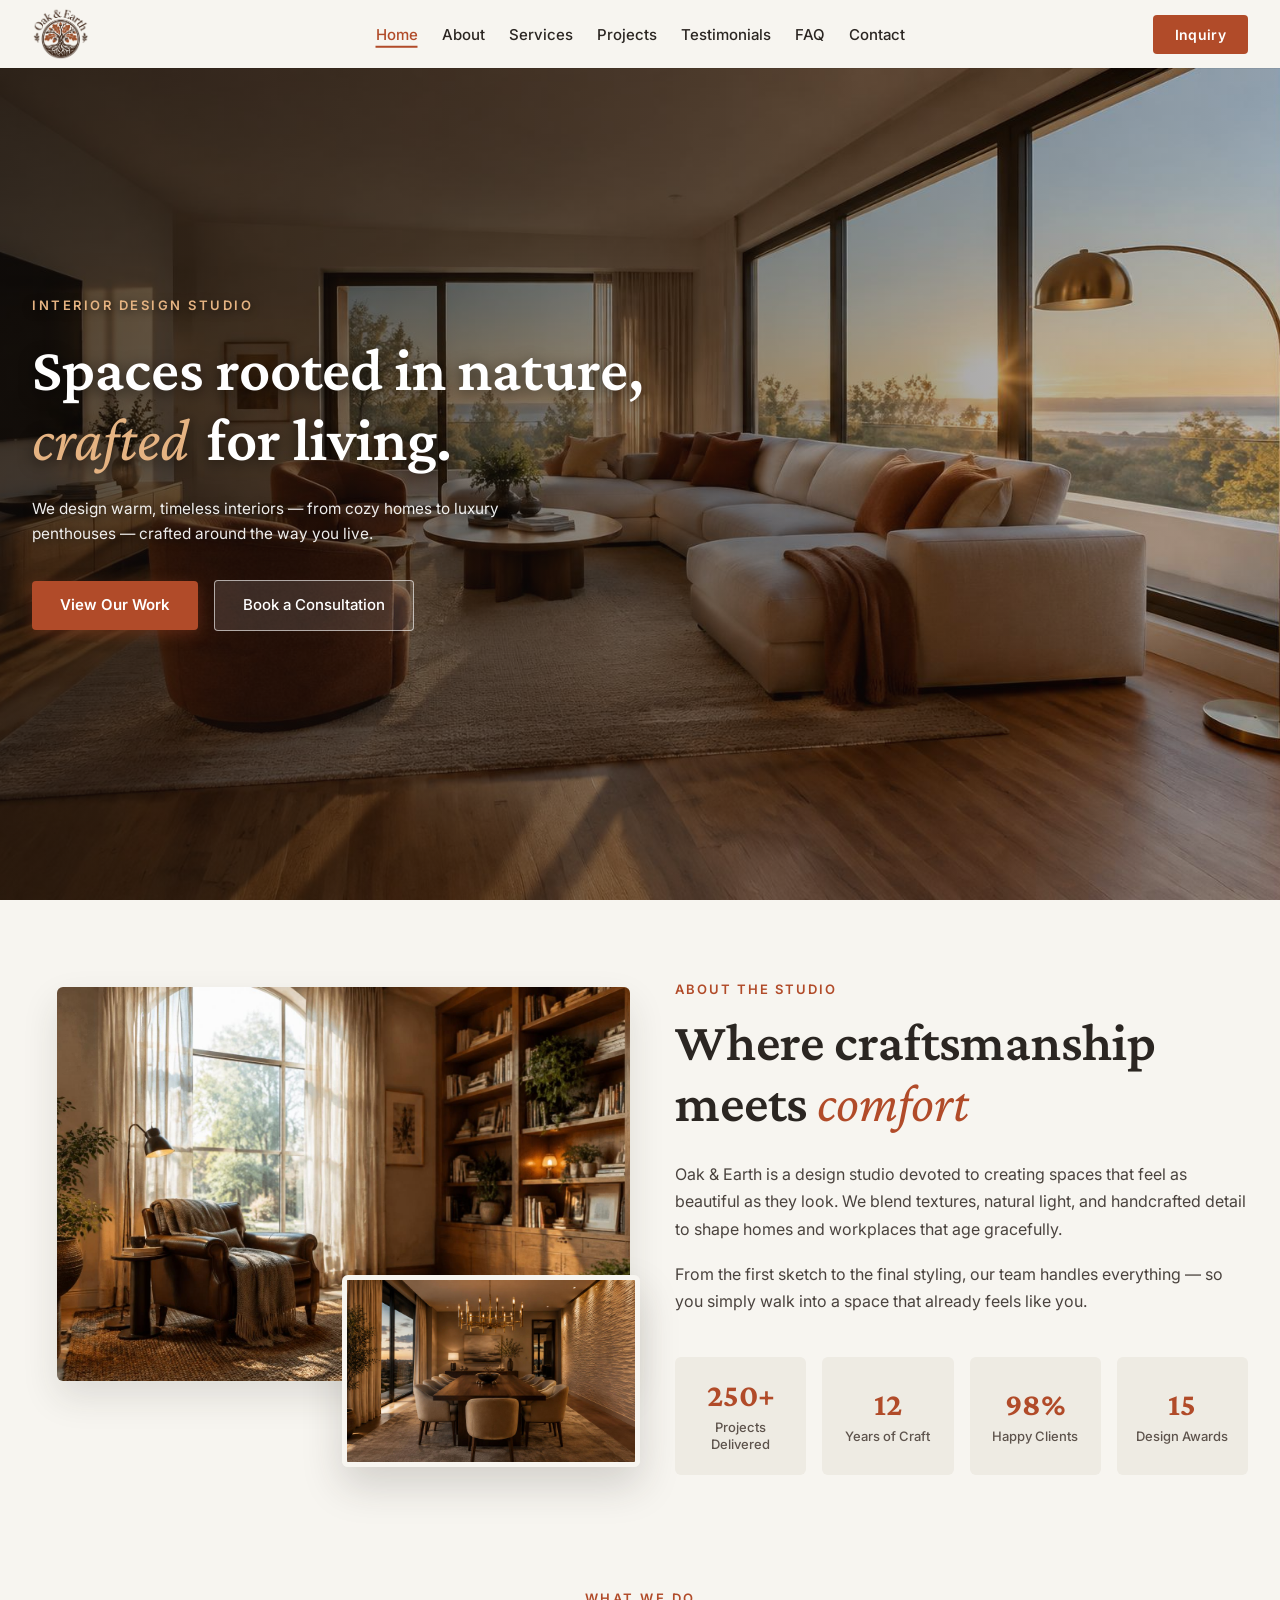
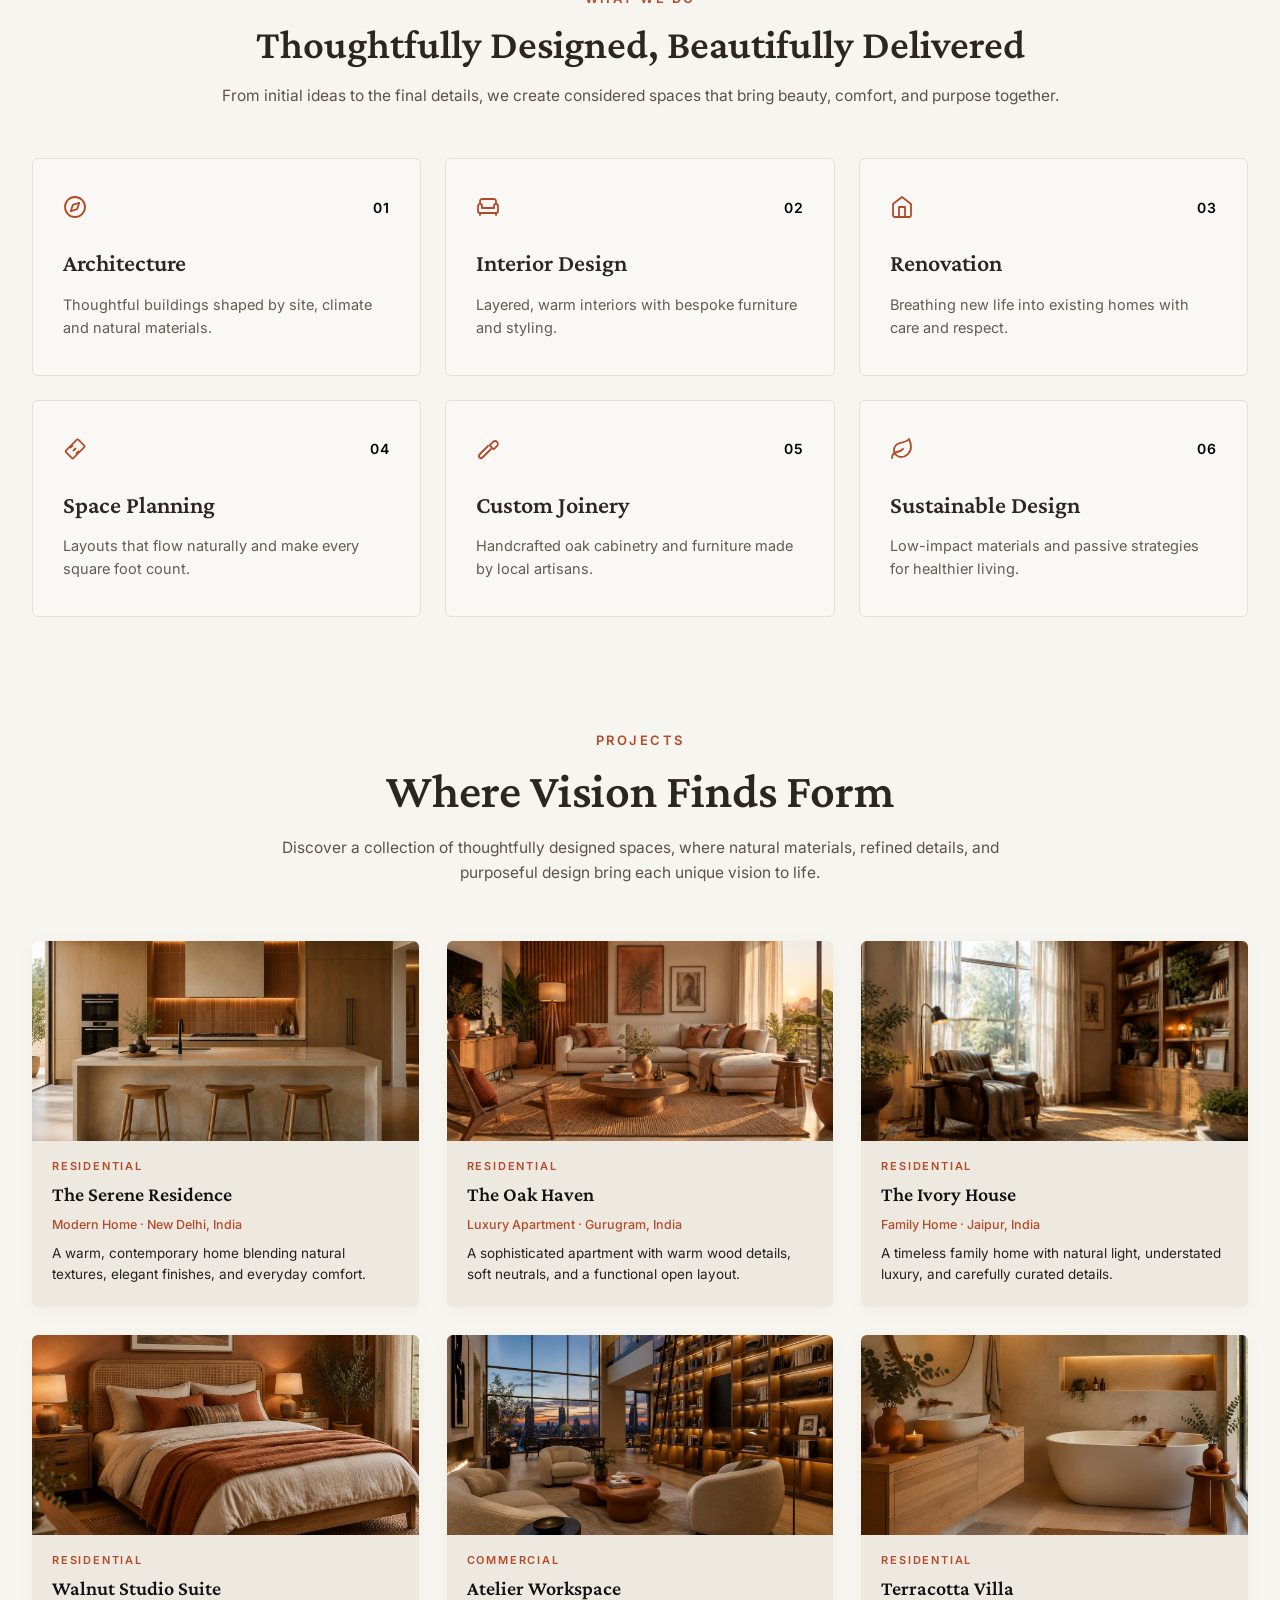
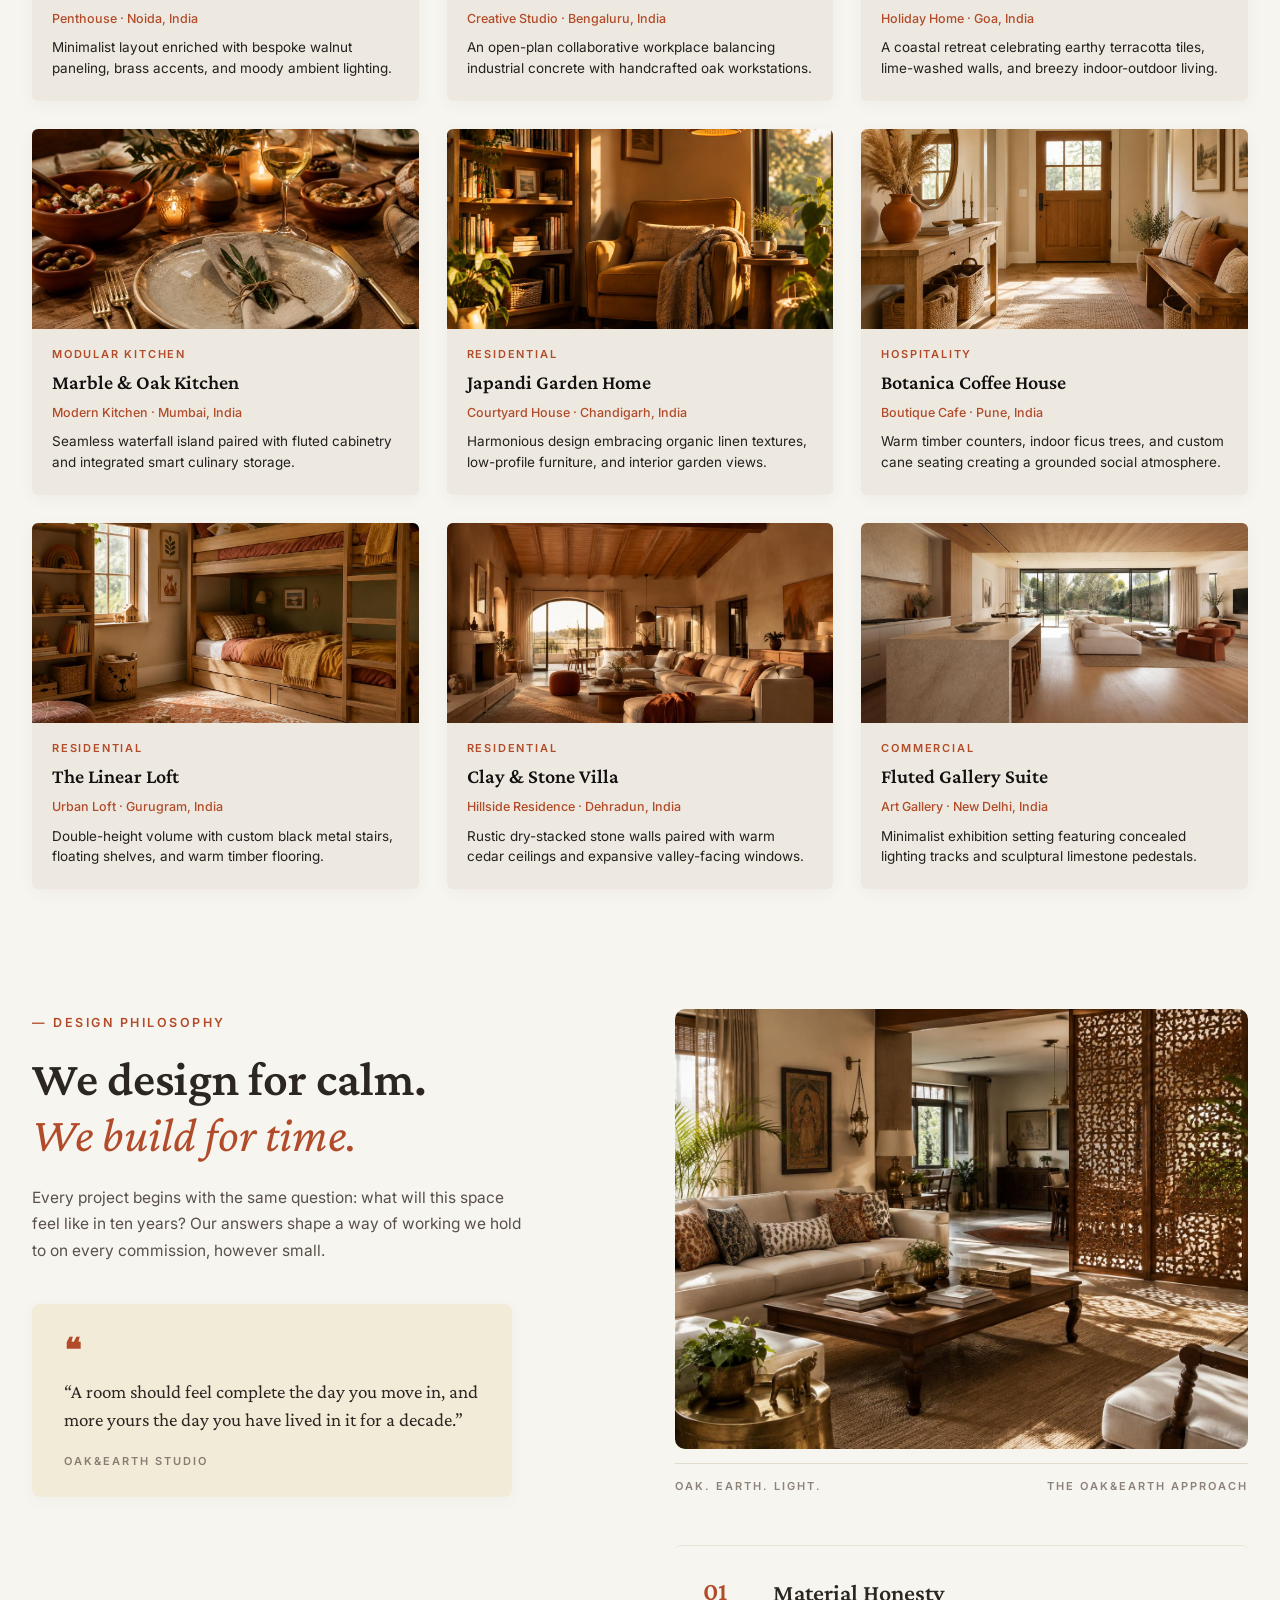
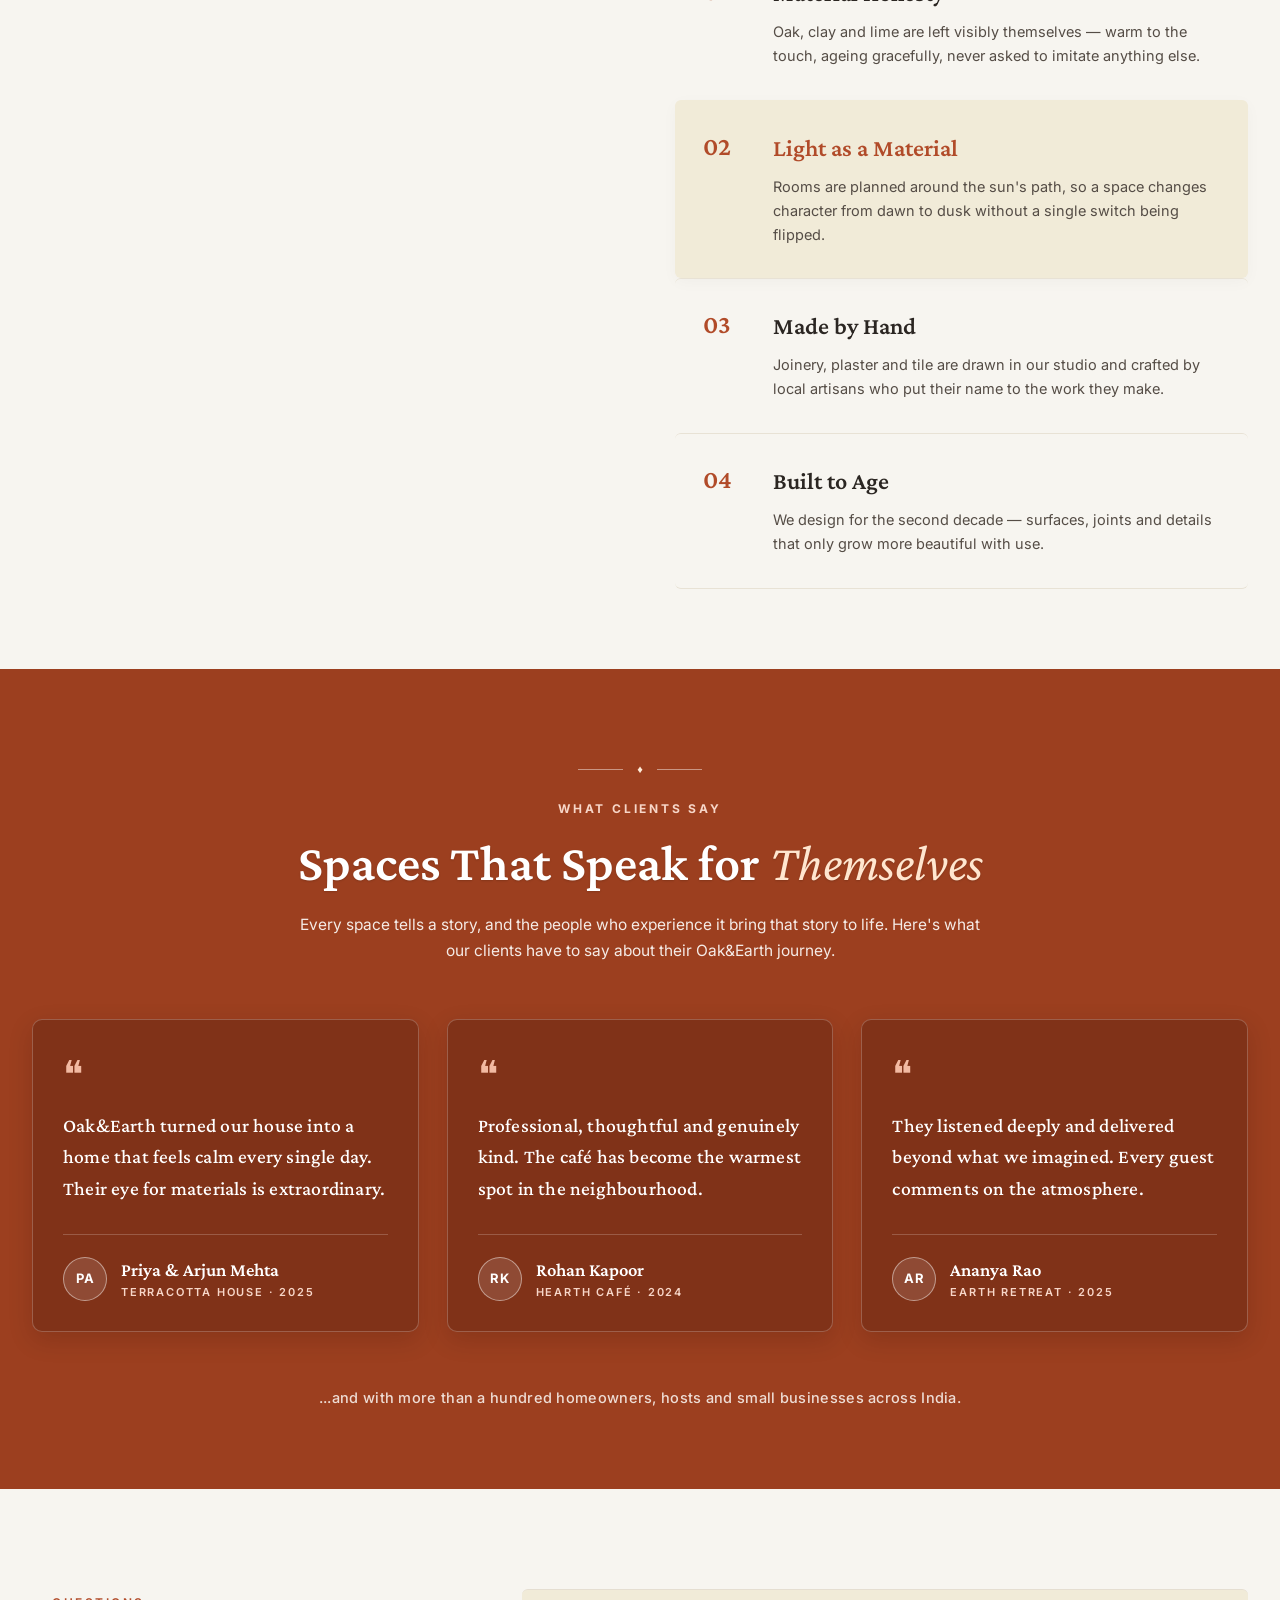
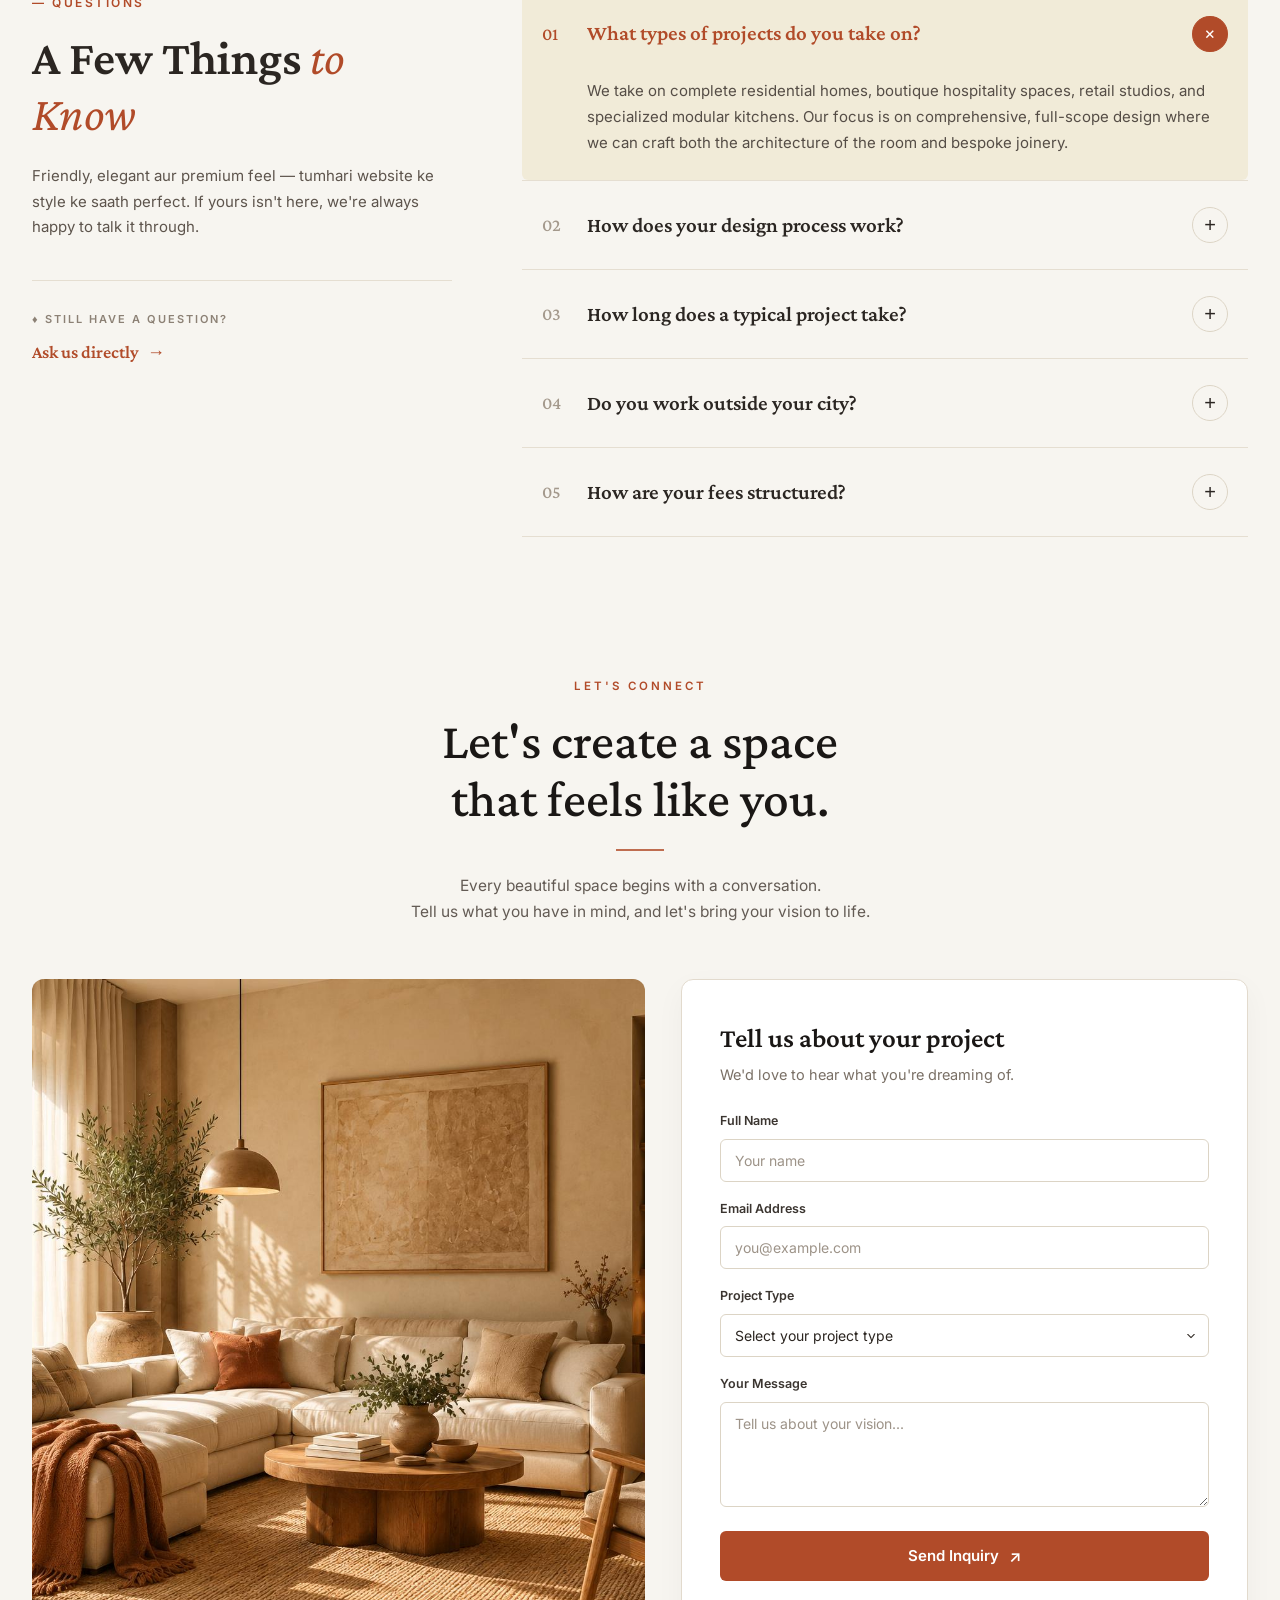
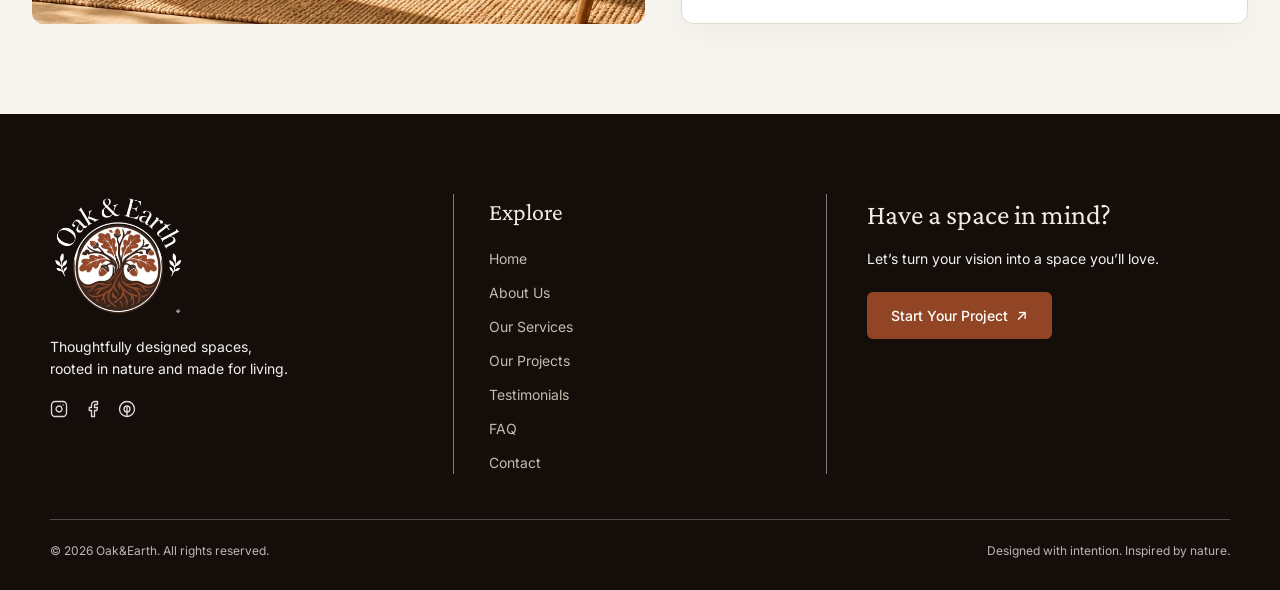
<file: index.html>
<!DOCTYPE html>
<html lang="en">
<head>
  <meta charset="UTF-8">
  <meta name="viewport" content="width=device-width, initial-scale=1.0">
  <title>Oak & Earth - Interior Design Studio</title>

  <!-- Google Fonts: Crimson Pro & Inter -->
  <link rel="preconnect" href="https://fonts.googleapis.com">
  <link rel="preconnect" href="https://fonts.gstatic.com" crossorigin>
  <link href="https://fonts.googleapis.com/css2?family=Crimson+Pro:wght@400;600;700&family=Inter:wght@400;500;600&display=swap" rel="stylesheet">
   <link rel="icon" type="image/png" href="assets/logo.png">
  <!-- External Stylesheet -->
  <link rel="stylesheet" href="style.css">
</head>
<body>
<!-- Navigation Bar Header -->
<header class="site-header" id="siteHeader">
  <nav class="navbar container">
    
    <!-- 1. Brand Logo (Left) -->
    <a href="#home" class="nav-brand">
      <img src="assets/logo.png" alt="Oak & Earth Logo" class="brand-logo" width="502" height="459">
    </a>

    <!-- 2. Nav Links (Center / Mobile Dropdown) -->
    <div class="nav-menu-wrapper" id="navMenu">
      <ul class="nav-links">
        <li><a href="#home" class="nav-link active">Home</a></li>
        <li><a href="#about" class="nav-link">About</a></li>
        <li><a href="#services" class="nav-link">Services</a></li>
        <li><a href="#projects" class="nav-link">Projects</a></li>
        <li><a href="#testimonials" class="nav-link">Testimonials</a></li>
        <li><a href="#faq" class="nav-link">FAQ</a></li>
        <li><a href="#contact" class="nav-link">Contact</a></li>
      </ul>
      <!-- Mobile view inquiry button -->
      <a href="#contact" class="btn-inquiry mobile-inquiry-btn">Inquiry</a>
    </div>

    <!-- 3. Desktop Inquiry Button (Right) -->
    <div class="nav-right">
      <a href="#contact" class="btn-inquiry desktop-inquiry-btn">Inquiry</a>
      
      <!-- Hamburger Menu Button -->
      <button class="menu-toggle" id="menuToggle" aria-label="Toggle Navigation" aria-expanded="false">
        <span class="bar"></span>
        <span class="bar"></span>
        <span class="bar"></span>
      </button>
    </div>

  </nav>
</header>

<!-- Background Dim Overlay -->
<div class="menu-overlay" id="menuOverlay"></div>
  
  <!-- ================= HERO SECTION ================= -->
  <section class="hero-section" id="home">
    
    <!-- 5 Images Background Slider -->
    <div class="hero-slider" id="heroSlider">
      <img src="assets/1.jpg" alt="Interior Design Space 1" class="slide active">
      <img src="assets/2.jpg" alt="Interior Design Space 2" class="slide">
      <img src="assets/3.jpg" alt="Interior Design Space 3" class="slide">
      <img src="assets/4.jpg" alt="Interior Design Space 4" class="slide">
      <img src="assets/5.jpg" alt="Interior Design Space 5" class="slide">
    </div>

    <!-- Dark Overlay for High Text Visibility -->
    <div class="hero-overlay"></div>

    <!-- Hero Content -->
    <div class="container hero-container">
      <div class="hero-content">
        <span class="hero-tagline">INTERIOR DESIGN STUDIO</span>
        
       <h1 class="hero-title">
  Spaces rooted in nature,<br><span class="accent-italic">crafted</span> for living.
</h1>
        
        <p class="hero-subtitle">
          We design warm, timeless interiors — from cozy homes to luxury penthouses — crafted around the way you live.
        </p>

        <div class="hero-actions">
          <a href="#projects" class="btn-hero-primary">
            View Our Work 
          </a>
          <a href="#contact" class="btn-hero-secondary">
            Book a Consultation
          </a>
        </div>
      </div>
    </div>

  </section>

  <!-- ================= ABOUT SECTION ================= -->
  <section class="about-section" id="about">
    <div class="container about-container">
      
      <!-- Left: Overlapping Images Layout -->
      <div class="about-visuals">
        <div class="image-wrapper main-img-box">
          <img src="assets/10.jpg" alt="Living Room with Natural Light" class="about-img main-img">
        </div>
        <div class="image-wrapper overlap-img-box">
          <img src="assets/2.jpg" alt="Dining Room Detail" class="about-img overlap-img">
        </div>
      </div>

      <!-- Right: Content & Stats -->
      <div class="about-content">
        <span class="about-subtitle">ABOUT THE STUDIO</span>
        <h2 class="about-title">
          Where craftsmanship<br>meets <span class="accent-italic">comfort</span>
        </h2>

        <p class="about-description">
          Oak & Earth is a design studio devoted to creating spaces that feel as beautiful as they look. We blend textures, natural light, and handcrafted detail to shape homes and workplaces that age gracefully.
        </p>

        <p class="about-description">
          From the first sketch to the final styling, our team handles everything — so you simply walk into a space that already feels like you.
        </p>

        <!-- 4 Stats Cards Grid -->
        <div class="about-stats-grid">
          <div class="stat-card">
            <span class="stat-number">250+</span>
            <span class="stat-label">Projects Delivered</span>
          </div>

          <div class="stat-card">
            <span class="stat-number">12</span>
            <span class="stat-label">Years of Craft</span>
          </div>

          <div class="stat-card">
            <span class="stat-number">98%</span>
            <span class="stat-label">Happy Clients</span>
          </div>

          <div class="stat-card">
            <span class="stat-number">15</span>
            <span class="stat-label">Design Awards</span>
          </div>
        </div>

      </div>

    </div>
  </section>
  <!-- ================= SERVICES / WHAT WE DO SECTION ================= -->
  <section class="services-section" id="services">
    <div class="container">
      
      <!-- Section Header -->
      <div class="services-header">
        <span class="services-tagline">What we do</span>
        <h2 class="services-title">Thoughtfully Designed, Beautifully Delivered</h2>
        <p class="services-description">
          From initial ideas to the final details, we create considered spaces that bring beauty, comfort, and purpose together.
        </p>
      </div>

      <!-- Services Cards Grid -->
      <div class="services-grid">

        <!-- Card 01: Architecture -->
        <div class="service-card">
          <div class="service-card-top">
            <div class="service-icon">
              <!-- Compass / Architecture Icon -->
              <svg width="24" height="24" viewBox="0 0 24 24" fill="none" stroke="currentColor" stroke-width="1.8" stroke-linecap="round" stroke-linejoin="round">
                <circle cx="12" cy="12" r="10"></circle>
                <polygon points="16.24 7.76 14.12 14.12 7.76 16.24 9.88 9.88 16.24 7.76"></polygon>
              </svg>
            </div>
            <span class="service-number">01</span>
          </div>
          <h3 class="service-heading">Architecture</h3>
          <p class="service-text">
            Thoughtful buildings shaped by site, climate and natural materials.
          </p>
        </div>

        <!-- Card 02: Interior Design -->
        <div class="service-card">
          <div class="service-card-top">
            <div class="service-icon">
              <!-- Sofa / Interior Icon -->
              <svg width="24" height="24" viewBox="0 0 24 24" fill="none" stroke="currentColor" stroke-width="1.8" stroke-linecap="round" stroke-linejoin="round">
                <path d="M20 9V6a2 2 0 0 0-2-2H6a2 2 0 0 0-2 2v3"></path>
                <path d="M2 11v5a2 2 0 0 0 2 2h16a2 2 0 0 0 2-2v-5a2 2 0 0 0-4 0v2H6v-2a2 2 0 0 0-4 0z"></path>
                <path d="M4 18v2"></path>
                <path d="M20 18v2"></path>
              </svg>
            </div>
            <span class="service-number">02</span>
          </div>
          <h3 class="service-heading">Interior Design</h3>
          <p class="service-text">
            Layered, warm interiors with bespoke furniture and styling.
          </p>
        </div>

        <!-- Card 03: Renovation -->
        <div class="service-card">
          <div class="service-card-top">
            <div class="service-icon">
              <!-- House / Renovation Icon -->
              <svg width="24" height="24" viewBox="0 0 24 24" fill="none" stroke="currentColor" stroke-width="1.8" stroke-linecap="round" stroke-linejoin="round">
                <path d="M3 9l9-7 9 7v11a2 2 0 0 1-2 2H5a2 2 0 0 1-2-2z"></path>
                <polyline points="9 22 9 12 15 12 15 22"></polyline>
              </svg>
            </div>
            <span class="service-number">03</span>
          </div>
          <h3 class="service-heading">Renovation</h3>
          <p class="service-text">
            Breathing new life into existing homes with care and respect.
          </p>
        </div>

        <!-- Card 04: Space Planning -->
        <div class="service-card">
          <div class="service-card-top">
            <div class="service-icon">
              <!-- Ruler / Planning Icon -->
              <svg width="24" height="24" viewBox="0 0 24 24" fill="none" stroke="currentColor" stroke-width="1.8" stroke-linecap="round" stroke-linejoin="round">
                <path d="M21.3 8.7l-6-6a1 1 0 0 0-1.4 0l-11 11a1 1 0 0 0 0 1.4l6 6a1 1 0 0 0 1.4 0l11-11a1 1 0 0 0 0-1.4z"></path>
                <line x1="7.5" y1="10.5" x2="9.5" y2="8.5"></line>
                <line x1="10.5" y1="13.5" x2="12.5" y2="11.5"></line>
                <line x1="13.5" y1="16.5" x2="15.5" y2="14.5"></line>
              </svg>
            </div>
            <span class="service-number">04</span>
          </div>
          <h3 class="service-heading">Space Planning</h3>
          <p class="service-text">
            Layouts that flow naturally and make every square foot count.
          </p>
        </div>

        <!-- Card 05: Custom Joinery -->
        <div class="service-card">
          <div class="service-card-top">
            <div class="service-icon">
              <!-- Hammer / Joinery Icon -->
              <svg width="24" height="24" viewBox="0 0 24 24" fill="none" stroke="currentColor" stroke-width="1.8" stroke-linecap="round" stroke-linejoin="round">
                <path d="M15 12l-8.5 8.5a2.12 2.12 0 1 1-3-3L12 9"></path>
                <path d="M17.64 4.36a3 3 0 0 1 4 4l-4 4-4-4 4-4z"></path>
              </svg>
            </div>
            <span class="service-number">05</span>
          </div>
          <h3 class="service-heading">Custom Joinery</h3>
          <p class="service-text">
            Handcrafted oak cabinetry and furniture made by local artisans.
          </p>
        </div>

        <!-- Card 06: Sustainable Design -->
        <div class="service-card">
          <div class="service-card-top">
            <div class="service-icon">
              <!-- Leaf / Sustainability Icon -->
              <svg width="24" height="24" viewBox="0 0 24 24" fill="none" stroke="currentColor" stroke-width="1.8" stroke-linecap="round" stroke-linejoin="round">
                <path d="M11 20A7 7 0 0 1 9.8 6.1C15.5 5 17 4.48 19 2c1 2 2 4.18 2 8 0 5.5-4.78 10-10 10Z"></path>
                <path d="M2 21c0-3 1.85-5.36 5.08-6C9.5 14.52 12 13 13 12"></path>
              </svg>
            </div>
            <span class="service-number">06</span>
          </div>
          <h3 class="service-heading">Sustainable Design</h3>
          <p class="service-text">
            Low-impact materials and passive strategies for healthier living.
          </p>
        </div>

      </div>

    </div>
  </section>
<!-- ================= PROJECTS SECTION ================= -->
  <section class="projects-section" id="projects">
    <div class="container">

      <!-- Section Header -->
      <div class="projects-header">
        <span class="projects-tagline">PROJECTS</span>
        <h2 class="projects-title">Where Vision Finds Form</h2>
        <p class="projects-description">
          Discover a collection of thoughtfully designed spaces, where natural materials, refined details, and purposeful design bring each unique vision to life.
        </p>
      </div>

      <!-- 12 Projects Grid -->
      <div class="projects-grid">

        <!-- Card 1 -->
        <div class="project-card">
          <div class="project-img-box">
            <img src="assets/29.jpg" alt="The Serene Residence" class="project-img">
            <a href="project-detail.html?id=1" class="project-arrow-btn" aria-label="View Project">&nearr;</a>
          </div>
          <div class="project-info">
            <span class="project-tag">RESIDENTIAL</span>
            <h3 class="project-name">The Serene Residence</h3>
            <p class="project-meta">Modern Home &middot; New Delhi, India</p>
            <p class="project-desc">A warm, contemporary home blending natural textures, elegant finishes, and everyday comfort.</p>
          </div>
        </div>

        <!-- Card 2 -->
        <div class="project-card">
          <div class="project-img-box">
            <img src="assets/38.jpg" alt="The Oak Haven" class="project-img">
            <a href="project-detail.html?id=2" class="project-arrow-btn" aria-label="View Project">&nearr;</a>
          </div>
          <div class="project-info">
            <span class="project-tag">RESIDENTIAL</span>
            <h3 class="project-name">The Oak Haven</h3>
            <p class="project-meta">Luxury Apartment &middot; Gurugram, India</p>
            <p class="project-desc">A sophisticated apartment with warm wood details, soft neutrals, and a functional open layout.</p>
          </div>
        </div>

        <!-- Card 3 -->
        <div class="project-card">
          <div class="project-img-box">
            <img src="assets/10.jpg" alt="The Ivory House" class="project-img">
            <a href="project-detail.html?id=3" class="project-arrow-btn" aria-label="View Project">&nearr;</a>
          </div>
          <div class="project-info">
            <span class="project-tag">RESIDENTIAL</span>
            <h3 class="project-name">The Ivory House</h3>
            <p class="project-meta">Family Home &middot; Jaipur, India</p>
            <p class="project-desc">A timeless family home with natural light, understated luxury, and carefully curated details.</p>
          </div>
        </div>

        <!-- Card 4 -->
        <div class="project-card">
          <div class="project-img-box">
            <img src="assets/11.jpg" alt="Walnut Studio Suite" class="project-img">
            <a href="project-detail.html?id=4" class="project-arrow-btn" aria-label="View Project">&nearr;</a>
          </div>
          <div class="project-info">
            <span class="project-tag">RESIDENTIAL</span>
            <h3 class="project-name">Walnut Studio Suite</h3>
            <p class="project-meta">Penthouse &middot; Noida, India</p>
            <p class="project-desc">Minimalist layout enriched with bespoke walnut paneling, brass accents, and moody ambient lighting.</p>
          </div>
        </div>

        <!-- Card 5 -->
        <div class="project-card">
          <div class="project-img-box">
            <img src="assets/35.jpg" alt="Atelier Workspace" class="project-img">
            <a href="project-detail.html?id=5" class="project-arrow-btn" aria-label="View Project">&nearr;</a>
          </div>
          <div class="project-info">
            <span class="project-tag">COMMERCIAL</span>
            <h3 class="project-name">Atelier Workspace</h3>
            <p class="project-meta">Creative Studio &middot; Bengaluru, India</p>
            <p class="project-desc">An open-plan collaborative workplace balancing industrial concrete with handcrafted oak workstations.</p>
          </div>
        </div>

        <!-- Card 6 -->
        <div class="project-card">
          <div class="project-img-box">
            <img src="assets/13.jpg" alt="Terracotta Villa" class="project-img">
            <a href="project-detail.html?id=6" class="project-arrow-btn" aria-label="View Project">&nearr;</a>
          </div>
          <div class="project-info">
            <span class="project-tag">RESIDENTIAL</span>
            <h3 class="project-name">Terracotta Villa</h3>
            <p class="project-meta">Holiday Home &middot; Goa, India</p>
            <p class="project-desc">A coastal retreat celebrating earthy terracotta tiles, lime-washed walls, and breezy indoor-outdoor living.</p>
          </div>
        </div>

        <!-- Card 7 -->
        <div class="project-card">
          <div class="project-img-box">
            <img src="assets/26.jpg" alt="Marble & Oak Kitchen" class="project-img">
            <a href="project-detail.html?id=7" class="project-arrow-btn" aria-label="View Project">&nearr;</a>
          </div>
          <div class="project-info">
            <span class="project-tag">MODULAR KITCHEN</span>
            <h3 class="project-name">Marble &amp; Oak Kitchen</h3>
            <p class="project-meta">Modern Kitchen &middot; Mumbai, India</p>
            <p class="project-desc">Seamless waterfall island paired with fluted cabinetry and integrated smart culinary storage.</p>
          </div>
        </div>

        <!-- Card 8 -->
        <div class="project-card">
          <div class="project-img-box">
            <img src="assets/15.jpg" alt="Japandi Garden Home" class="project-img">
            <a href="project-detail.html?id=8" class="project-arrow-btn" aria-label="View Project">&nearr;</a>
          </div>
          <div class="project-info">
            <span class="project-tag">RESIDENTIAL</span>
            <h3 class="project-name">Japandi Garden Home</h3>
            <p class="project-meta">Courtyard House &middot; Chandigarh, India</p>
            <p class="project-desc">Harmonious design embracing organic linen textures, low-profile furniture, and interior garden views.</p>
          </div>
        </div>

        <!-- Card 9 -->
        <div class="project-card">
          <div class="project-img-box">
            <img src="assets/16.jpg" alt="Botanica Coffee House" class="project-img">
            <a href="project-detail.html?id=9" class="project-arrow-btn" aria-label="View Project">&nearr;</a>
          </div>
          <div class="project-info">
            <span class="project-tag">HOSPITALITY</span>
            <h3 class="project-name">Botanica Coffee House</h3>
            <p class="project-meta">Boutique Cafe &middot; Pune, India</p>
            <p class="project-desc">Warm timber counters, indoor ficus trees, and custom cane seating creating a grounded social atmosphere.</p>
          </div>
        </div>

        <!-- Card 10 -->
        <div class="project-card">
          <div class="project-img-box">
            <img src="assets/17.jpg" alt="The Linear Loft" class="project-img">
            <a href="project-detail.html?id=10" class="project-arrow-btn" aria-label="View Project">&nearr;</a>
          </div>
          <div class="project-info">
            <span class="project-tag">RESIDENTIAL</span>
            <h3 class="project-name">The Linear Loft</h3>
            <p class="project-meta">Urban Loft &middot; Gurugram, India</p>
            <p class="project-desc">Double-height volume with custom black metal stairs, floating shelves, and warm timber flooring.</p>
          </div>
        </div>

        <!-- Card 11 -->
        <div class="project-card">
          <div class="project-img-box">
            <img src="assets/22.jpg" alt="Clay & Stone Villa" class="project-img">
            <a href="project-detail.html?id=11" class="project-arrow-btn" aria-label="View Project">&nearr;</a>
          </div>
          <div class="project-info">
            <span class="project-tag">RESIDENTIAL</span>
            <h3 class="project-name">Clay &amp; Stone Villa</h3>
            <p class="project-meta">Hillside Residence &middot; Dehradun, India</p>
            <p class="project-desc">Rustic dry-stacked stone walls paired with warm cedar ceilings and expansive valley-facing windows.</p>
          </div>
        </div>

        <!-- Card 12 -->
        <div class="project-card">
          <div class="project-img-box">
            <img src="assets/37.jpg" alt="Fluted Gallery Suite" class="project-img">
            <a href="project-detail.html?id=12" class="project-arrow-btn" aria-label="View Project">&nearr;</a>
          </div>
          <div class="project-info">
            <span class="project-tag">COMMERCIAL</span>
            <h3 class="project-name">Fluted Gallery Suite</h3>
            <p class="project-meta">Art Gallery &middot; New Delhi, India</p>
            <p class="project-desc">Minimalist exhibition setting featuring concealed lighting tracks and sculptural limestone pedestals.</p>
          </div>
        </div>

      </div> 

    </div> 
  </section>

  <!-- ================= DESIGN PHILOSOPHY SECTION ================= -->
  <section class="philosophy-section" id="philosophy">
    <div class="container philosophy-container">

      <!-- LEFT SIDE: Sticky Content  -->
      <div class="philosophy-left-sticky">
        <div class="philosophy-header-wrap">
          <span class="philosophy-tagline">&mdash; DESIGN PHILOSOPHY</span>
          <h2 class="philosophy-title">
            We design for calm.<br>
            <span class="highlight-italic">We build for time.</span>
          </h2>
          <p class="philosophy-intro">
            Every project begins with the same question: what will this space feel like in ten years? Our answers shape a way of working we hold to on every commission, however small.
          </p>
        </div>

        <!-- Quote Box -->
        <div class="philosophy-quote-card">
          <div class="quote-icon">&#10077;</div>
          <p class="quote-text">
            &ldquo;A room should feel complete the day you move in, and more yours the day you have lived in it for a decade.&rdquo;
          </p>
          <span class="quote-author">OAK&amp;EARTH STUDIO</span>
        </div>
      </div>

      <!-- RIGHT SIDE: Scrollable Track (Image + 4 Points) -->
      <div class="philosophy-right-scroll">

        <!-- Top Feature Image Block -->
        <div class="philosophy-img-block">
          <div class="philosophy-img-frame">
            <img src="assets/8.jpg" alt="Oak Earth Approach Interior" class="philosophy-img">
          </div>
          <div class="philosophy-img-caption">
            <span>OAK. EARTH. LIGHT.</span>
            <span>THE OAK&amp;EARTH APPROACH</span>
          </div>
        </div>

        <!-- 4 Philosophy Points -->
        <div class="philosophy-points-list">

          <!-- Point 01 -->
          <div class="phil-point-card">
            <span class="point-num">01</span>
            <div class="point-content">
              <h3 class="point-title">Material Honesty</h3>
              <p class="point-desc">
                Oak, clay and lime are left visibly themselves &mdash; warm to the touch, ageing gracefully, never asked to imitate anything else.
              </p>
            </div>
          </div>

          <!-- Point 02  -->
          <div class="phil-point-card active">
            <span class="point-num">02</span>
            <div class="point-content">
              <h3 class="point-title">Light as a Material</h3>
              <p class="point-desc">
                Rooms are planned around the sun's path, so a space changes character from dawn to dusk without a single switch being flipped.
              </p>
            </div>
          </div>

          <!-- Point 03 -->
          <div class="phil-point-card">
            <span class="point-num">03</span>
            <div class="point-content">
              <h3 class="point-title">Made by Hand</h3>
              <p class="point-desc">
                Joinery, plaster and tile are drawn in our studio and crafted by local artisans who put their name to the work they make.
              </p>
            </div>
          </div>

          <!-- Point 04 -->
          <div class="phil-point-card">
            <span class="point-num">04</span>
            <div class="point-content">
              <h3 class="point-title">Built to Age</h3>
              <p class="point-desc">
                We design for the second decade &mdash; surfaces, joints and details that only grow more beautiful with use.
              </p>
            </div>
          </div>

        </div>

      </div>

    </div>
  </section>
  <!-- ================= TESTIMONIALS SECTION ================= -->
  <section class="testimonials-section" id="testimonials">
    <div class="container">

      <!-- Section Header -->
      <div class="testimonials-header">
        <div class="header-decor-line">
          <span class="decor-diamond">&diams;</span>
        </div>
        <span class="testimonials-label">WHAT CLIENTS SAY</span>
        <h2 class="testimonials-title">
          Spaces That Speak for <span class="highlight-italic">Themselves</span>
        </h2>
        <p class="testimonials-desc">
          Every space tells a story, and the people who experience it bring that story to life. Here's what our clients have to say about their Oak&amp;Earth journey.
        </p>
      </div>

      <!-- 3 Testimonial Cards Grid -->
      <div class="testimonials-grid">

        <!-- Card 1 -->
        <div class="testimonial-card">
          <div class="testimonial-quote-icon">&#10077;</div>
          <p class="testimonial-body">
            Oak&amp;Earth turned our house into a home that feels calm every single day. Their eye for materials is extraordinary.
          </p>
          <div class="testimonial-divider"></div>
          <div class="testimonial-client">
            <div class="client-avatar">PA</div>
            <div class="client-details">
              <h4 class="client-name">Priya &amp; Arjun Mehta</h4>
              <span class="client-meta">TERRACOTTA HOUSE &middot; 2025</span>
            </div>
          </div>
        </div>

        <!-- Card 2 -->
        <div class="testimonial-card">
          <div class="testimonial-quote-icon">&#10077;</div>
          <p class="testimonial-body">
            Professional, thoughtful and genuinely kind. The caf&eacute; has become the warmest spot in the neighbourhood.
          </p>
          <div class="testimonial-divider"></div>
          <div class="testimonial-client">
            <div class="client-avatar">RK</div>
            <div class="client-details">
              <h4 class="client-name">Rohan Kapoor</h4>
              <span class="client-meta">HEARTH CAF&Eacute; &middot; 2024</span>
            </div>
          </div>
        </div>

        <!-- Card 3 -->
        <div class="testimonial-card">
          <div class="testimonial-quote-icon">&#10077;</div>
          <p class="testimonial-body">
            They listened deeply and delivered beyond what we imagined. Every guest comments on the atmosphere.
          </p>
          <div class="testimonial-divider"></div>
          <div class="testimonial-client">
            <div class="client-avatar">AR</div>
            <div class="client-details">
              <h4 class="client-name">Ananya Rao</h4>
              <span class="client-meta">EARTH RETREAT &middot; 2025</span>
            </div>
          </div>
        </div>

      </div>

      
      <p class="testimonials-footer-note">
        ...and with more than a hundred homeowners, hosts and small businesses across India.
      </p>

    </div>
  </section>
  <!-- ================= FAQ SECTION ================= -->
  <section class="faq-section" id="faq">
    <div class="container faq-container">

      <!-- LEFT SIDE: Sticky Header -->
      <div class="faq-left-sticky">
        <span class="faq-tagline">&mdash; QUESTIONS</span>
        <h2 class="faq-title">
          A Few Things <span class="highlight-italic">to Know</span>
        </h2>
        <p class="faq-description">
          Friendly, elegant aur premium feel &mdash; tumhari website ke style ke saath perfect. If yours isn't here, we're always happy to talk it through.
        </p>

        <div class="faq-contact-box">
          <span class="faq-contact-tag">&diams; STILL HAVE A QUESTION?</span>
          <a href="#contact" class="faq-contact-link">
            Ask us directly <span class="arrow">&rarr;</span>
          </a>
        </div>
      </div>

      <!-- RIGHT SIDE: 5 FAQ Accordion Items -->
      <div class="faq-right-accordion">

        <!-- Question 01 -->
        <div class="faq-item active">
          <button class="faq-question">
            <span class="faq-num">01</span>
            <span class="faq-q-text">What types of projects do you take on?</span>
            <span class="faq-icon">+</span>
          </button>
          <div class="faq-answer">
            <p>
              We take on complete residential homes, boutique hospitality spaces, retail studios, and specialized modular kitchens. Our focus is on comprehensive, full-scope design where we can craft both the architecture of the room and bespoke joinery.
            </p>
          </div>
        </div>

        <!-- Question 02 -->
        <div class="faq-item">
          <button class="faq-question">
            <span class="faq-num">02</span>
            <span class="faq-q-text">How does your design process work?</span>
            <span class="faq-icon">+</span>
          </button>
          <div class="faq-answer">
            <p>
              Our process moves in four organic phases: Initial Discovery &amp; Spatial Planning, Material Curation &amp; 3D Visualization, Detailed Technical Drawings, and On-Site Execution with artisan supervision until key handover.
            </p>
          </div>
        </div>

        <!-- Question 03 -->
        <div class="faq-item">
          <button class="faq-question">
            <span class="faq-num">03</span>
            <span class="faq-q-text">How long does a typical project take?</span>
            <span class="faq-icon">+</span>
          </button>
          <div class="faq-answer">
            <p>
              Timeline varies by scale. A single-room transformation or modular kitchen typically takes 6 to 10 weeks, while a full residential home design and build spans anywhere from 4 to 8 months.
            </p>
          </div>
        </div>

        <!-- Question 04 (Default Active / Highlighted) -->
        <div class="faq-item ">
          <button class="faq-question">
            <span class="faq-num">04</span>
            <span class="faq-q-text">Do you work outside your city?</span>
            <span class="faq-icon">+</span>
          </button>
          <div class="faq-answer">
            <p>
              Yes, absolutely. While our design studio is based in Jaipur, we regularly execute projects across New Delhi, Gurugram, Mumbai, Goa, and Bengaluru through our curated network of regional craftsmen and project leads.
            </p>
          </div>
        </div>

        <!-- Question 05 -->
        <div class="faq-item">
          <button class="faq-question">
            <span class="faq-num">05</span>
            <span class="faq-q-text">How are your fees structured?</span>
            <span class="faq-icon">+</span>
          </button>
          <div class="faq-answer">
            <p>
              We offer structured square-footage design fees for conceptual planning paired with transparent cost-plus procurement for site execution. We outline every single detail before ground work begins, ensuring zero surprises.
            </p>
          </div>
        </div>

      </div>

    </div>
  </section>
<!-- ================= CONTACT / INQUIRY SECTION ================= -->
  <section class="contact-section" id="contact">
    <div class="container">

      <!-- Section Header -->
      <div class="contact-header">
        <span class="contact-tagline">LET'S CONNECT</span>
        <h2 class="contact-title">
          Let's create a space<br>that feels like you.
        </h2>
        <div class="contact-decor-line"></div>
        <p class="contact-subtitle">
          Every beautiful space begins with a conversation.<br>
          Tell us what you have in mind, and let's bring your vision to life.
        </p>
      </div>

      <!-- Main Layout: Image Left + Single Form Card Right -->
      <div class="contact-grid">

        <!-- Left Column: Living Room Image -->
        <div class="contact-img-wrap">
          <img src="assets/39.jpg" alt="Oak and Earth Living Room" class="contact-feature-img">
        </div>

        <!-- Right Column: Inquiry Form Card (Single & Clean) -->
        <div class="contact-form-card">

          <!-- Normal Form State -->
          <div class="form-content-wrap" id="formContentWrap">
            <div class="form-header">
              <h3 class="form-title">Tell us about your project</h3>
              <p class="form-desc">We'd love to hear what you're dreaming of.</p>
            </div>

            <form class="inquiry-form" id="inquiryForm">
              
              <!-- Full Name -->
              <div class="form-group">
                <label for="fullName">Full Name</label>
                <input type="text" id="fullName" placeholder="Your name" required>
              </div>

              <!-- Email Address -->
              <div class="form-group">
                <label for="emailAddr">Email Address</label>
                <input type="email" id="emailAddr" placeholder="you@example.com" required>
              </div>

              <!-- Project Type Dropdown -->
              <div class="form-group">
                <label for="projectType">Project Type</label>
                <div class="select-wrapper">
                  <select id="projectType" required>
                    <option value="" disabled selected>Select your project type</option>
                    <option value="residential">Complete Residential Home</option>
                    <option value="commercial">Commercial / Workspace</option>
                    <option value="hospitality">Hospitality &amp; Caf&eacute;</option>
                    <option value="kitchen">Modular Kitchen</option>
                    <option value="renovation">Interior Renovation</option>
                  </select>
                </div>
              </div>

              <!-- Your Message -->
              <div class="form-group">
                <label for="message">Your Message</label>
                <textarea id="message" rows="4" placeholder="Tell us about your vision..." required></textarea>
              </div>

              <!-- Submit Button -->
              <button type="submit" class="btn-submit-inquiry">
                Send Inquiry <span class="btn-arrow">&nearr;</span>
              </button>

            </form>
          </div>

          <!-- Thank You State -->
          <div class="thankyou-card-state" id="thankYouState" style="display: none;">
            <h2 class="thankyou-title">Thank you.</h2>
            <p class="thankyou-desc">
              Your inquiry has been received. We'll be in touch soon.
            </p>
          </div>

        </div>

      </div> 

    </div>
  </section>

  <!-- ================= OAK & EARTH FOOTER ================= -->
<footer class="site-footer">
  <div class="footer-inner">
    
    <!-- Col 1: Brand & Socials -->
    <div class="footer-col footer-col-brand">
      <img src="assets/logo1.png" alt="Oak & Earth" class="footer-logo-img">
      <p class="footer-tagline">
        Thoughtfully designed spaces,<br>rooted in nature and made for living.
      </p>
      <div class="footer-socials">
        <!-- Instagram -->
        <a href="#" aria-label="Instagram">
          <svg width="18" height="18" viewBox="0 0 24 24" fill="none" stroke="currentColor" stroke-width="1.8" stroke-linecap="round" stroke-linejoin="round">
            <rect x="2" y="2" width="20" height="20" rx="5" ry="5"></rect>
            <path d="M16 11.37A4 4 0 1 1 12.63 8 4 4 0 0 1 16 11.37z"></path>
            <line x1="17.5" y1="6.5" x2="17.51" y2="6.5"></line>
          </svg>
        </a>
        <!-- Facebook -->
        <a href="#" aria-label="Facebook">
          <svg width="18" height="18" viewBox="0 0 24 24" fill="none" stroke="currentColor" stroke-width="1.8" stroke-linecap="round" stroke-linejoin="round">
            <path d="M18 2h-3a5 5 0 0 0-5 5v3H7v4h3v8h4v-8h3l1-4h-4V7a1 1 0 0 1 1-1h3z"></path>
          </svg>
        </a>
        <!-- Pinterest -->
        <a href="#" aria-label="Pinterest">
          <svg width="18" height="18" viewBox="0 0 24 24" fill="none" stroke="currentColor" stroke-width="1.8" stroke-linecap="round" stroke-linejoin="round">
            <line x1="12" y1="9" x2="12" y2="21"></line>
            <path d="M8 12a4 4 0 1 0 8 0c0-2.21-1.79-4-4-4a4 4 0 0 0-4 4z"></path>
            <circle cx="12" cy="12" r="10"></circle>
          </svg>
        </a>
      </div>
    </div>

    <!-- Col 2: Explore Navigation -->
    <div class="footer-col footer-col-explore">
      <h4 class="footer-heading">Explore</h4>
      <ul class="footer-nav">
        <li><a href="#home">Home</a></li>
        <li><a href="#about">About Us</a></li>
        <li><a href="#services">Our Services</a></li>
        <li><a href="#projects">Our Projects</a></li>
        <li><a href="#testimonials">Testimonials</a></li>
        <li><a href="#faq">FAQ</a></li>
        <li><a href="#contact">Contact</a></li>
      </ul>
    </div>

    <!-- Col 3: CTA -->
    <div class="footer-col footer-col-cta">
      <h3 class="footer-cta-heading">Have a space in mind?</h3>
      <p class="footer-cta-sub">
        Let’s turn your vision into a space you’ll love.
      </p>
      <a href="#contact" class="btn-start-project">
        Start Your Project <span class="arrow">&nearr;</span>
      </a>
    </div>

  </div>

  <!-- Bottom Bar -->
  <div class="footer-bottom">
    <span>&copy; 2026 Oak&amp;Earth. All rights reserved.</span>
    <span>Designed with intention. Inspired by nature.</span>
  </div>
</footer>

 
  <script src="script.js"></script>
</body>
</html>
</file>
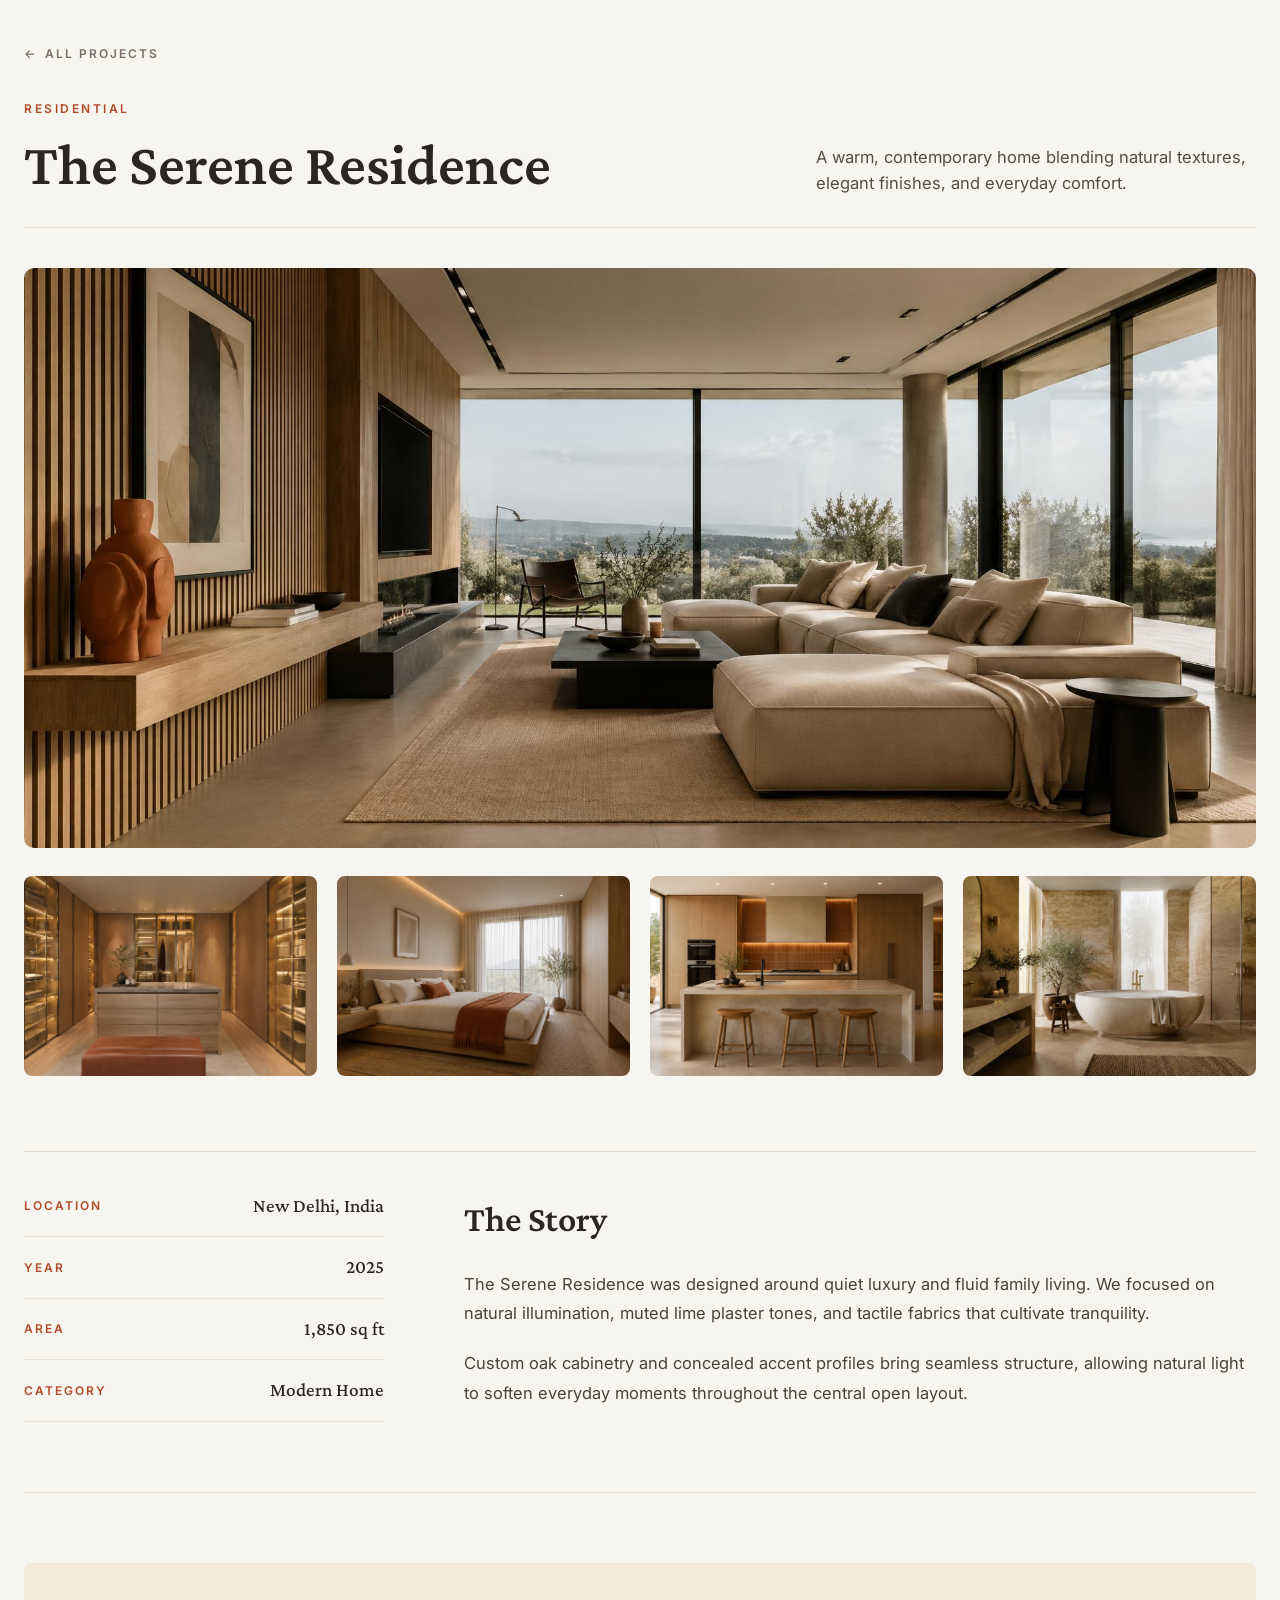
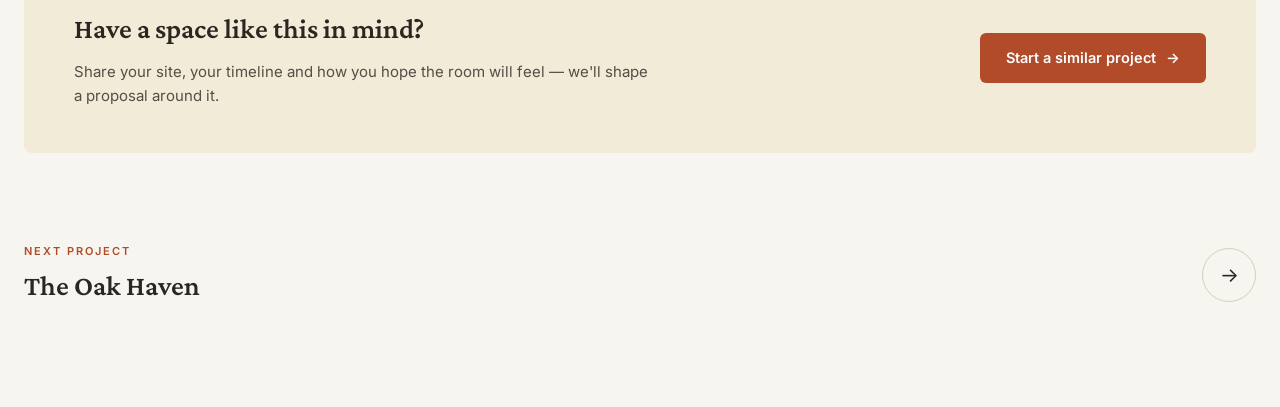
<file: project-detail.html>
<!DOCTYPE html>
<html lang="en">
<head>
  <meta charset="UTF-8">
  <meta name="viewport" content="width=device-width, initial-scale=1.0">
  <title id="page-title">Project Details — Oak & Earth</title>
  
  <link rel="preconnect" href="https://fonts.googleapis.com">
  <link rel="preconnect" href="https://fonts.gstatic.com" crossorigin>
  <link href="https://fonts.googleapis.com/css2?family=Crimson+Pro:ital,wght@0,400;0,600;0,700;1,400&family=Inter:wght@400;500;600;700&display=swap" rel="stylesheet">
  
  <link rel="stylesheet" href="style.css">
</head>
<body class="project-detail-body">

  <main class="project-detail-container">
    
    <!-- Top Back Link -->
    <div class="detail-back-bar">
      <a href="index.html#projects" class="back-link">
        <span class="arrow">&larr;</span> ALL PROJECTS
      </a>
    </div>

    <!-- Title & Tagline Header Row -->
    <header class="detail-hero-header">
      <div class="detail-title-col">
        <span class="detail-category-tag" id="detail-tag">RESIDENTIAL</span>
        <h1 class="detail-main-title" id="detail-title">Terracotta House</h1>
      </div>
      <div class="detail-excerpt-col">
        <p class="detail-excerpt" id="detail-excerpt">
          A sunlit family home layered in oak and earth tones.
        </p>
      </div>
    </header>

    <!-- Main Large Hero Image -->
    <div class="detail-hero-banner">
      <img src="assets/8.jpg" alt="Cover" class="detail-banner-img" id="detail-hero-img">
    </div>

    <!-- 4-Image Horizontal Grid -->
    <section class="detail-gallery-grid" id="detail-gallery">
      <!-- Dynamic Images Load Honge -->
    </section>

    <!-- Project Specifications & Story Section -->
    <section class="detail-story-section">
      
      <!-- Left: Specs Table -->
      <div class="detail-specs-table">
        <div class="spec-row">
          <span class="spec-label">LOCATION</span>
          <span class="spec-value" id="spec-location">New Delhi</span>
        </div>
        <div class="spec-row">
          <span class="spec-label">YEAR</span>
          <span class="spec-value" id="spec-year">2025</span>
        </div>
        <div class="spec-row">
          <span class="spec-label">AREA</span>
          <span class="spec-value" id="spec-area">1,850 sq ft</span>
        </div>
        <div class="spec-row">
          <span class="spec-label">CATEGORY</span>
          <span class="spec-value" id="spec-category">Residential</span>
        </div>
      </div>

      <!-- Right: Narrative Story -->
      <div class="detail-story-content">
        <h2 class="story-title">The Story</h2>
        <div class="story-text" id="detail-story">
        </div>
      </div>

    </section>

    <!-- Call to Action Banner -->
    <section class="detail-cta-card">
      <div class="cta-text-wrap">
        <h3 class="cta-card-title">Have a space like this in mind?</h3>
        <p class="cta-card-desc">
          Share your site, your timeline and how you hope the room will feel — we'll shape a proposal around it.
        </p>
      </div>
      <a href="index.html#contact" class="btn-cta-project">
        Start a similar project <span class="cta-arrow">&rarr;</span>
      </a>
    </section>

    <!-- Next Project Navigation Footer Link -->
    <div class="detail-next-project-bar">
      <div class="next-project-info">
        <span class="next-tag">NEXT PROJECT</span>
        <h4 class="next-title" id="next-project-title">The Oak Haven</h4>
      </div>
      <a href="project-detail.html?id=2" class="btn-next-circle" id="next-project-btn" aria-label="Next Project">
        <span class="circle-arrow">&rarr;</span>
      </a>
    </div>

  </main>

  <!-- ================= INLINE JAVASCRIPT ================= -->
  <script>
    const projectsData = {
      1: {
        title: "The Serene Residence",
        tag: "RESIDENTIAL",
        category: "Modern Home",
        location: "New Delhi, India",
        year: "2025",
        area: "1,850 sq ft",
        excerpt: "A warm, contemporary home blending natural textures, elegant finishes, and everyday comfort.",
        heroImg: "assets/28.jpg",
        gallery: ["assets/36.jpg", "assets/30.jpg", "assets/29.jpg", "assets/5.jpg"],
        story: [
          "The Serene Residence was designed around quiet luxury and fluid family living. We focused on natural illumination, muted lime plaster tones, and tactile fabrics that cultivate tranquility.",
          "Custom oak cabinetry and concealed accent profiles bring seamless structure, allowing natural light to soften everyday moments throughout the central open layout."
        ],
        nextId: 2,
        nextTitle: "The Oak Haven"
      },
      2: {
        title: "The Oak Haven",
        tag: "RESIDENTIAL",
        category: "Luxury Apartment",
        location: "Gurugram, India",
        year: "2025",
        area: "2,400 sq ft",
        excerpt: "A sophisticated apartment with warm wood details, soft neutrals, and a functional open layout.",
        heroImg: "assets/8.jpg",
        gallery: ["assets/38.jpg", "assets/12.jpg", "assets/14.jpg", "assets/20.jpg"],
        story: [
          "The Oak Haven transforms an expansive apartment into an intimate, warm sanctuary. Fluted oak panels conceal utility spaces while grounding the extensive living and entertainment zones.",
          "A tailored palette of brushed brass, textured bouclé, and smoked quartz highlights modern architectural balance."
        ],
        nextId: 3,
        nextTitle: "The Ivory House"
      },
      3: {
        title: "The Ivory House",
        tag: "RESIDENTIAL",
        category: "Family Home",
        location: "Jaipur, India",
        year: "2025",
        area: "3,100 sq ft",
        excerpt: "A timeless family home with natural light, understated luxury, and carefully curated details.",
        heroImg: "assets/10.jpg",
        gallery: ["assets/11.jpg", "assets/12.jpg", "assets/15.jpg", "assets/16.jpg"],
        story: [
          "Rooted in Jaipur's vernacular craft, The Ivory House blends handcrafted terrazzo and limestone floors with delicate linen drapery.",
          "Centralized light shafts bathe the open courtyards with sun, creating calm shade transitions throughout the afternoon."
        ],
        nextId: 4,
        nextTitle: "Walnut Studio Suite"
      },
      4: {
        title: "Walnut Studio Suite",
        tag: "RESIDENTIAL",
        category: "Penthouse",
        location: "Noida, India",
        year: "2025",
        area: "1,450 sq ft",
        excerpt: "Minimalist layout enriched with bespoke walnut paneling, brass accents, and moody ambient lighting.",
        heroImg: "assets/11.jpg",
        gallery: ["assets/12.jpg", "assets/13.jpg", "assets/17.jpg", "assets/18.jpg"],
        story: [
          "Designed for a creative director, Walnut Studio Suite balances deep, rich tones with subtle illumination.",
          "Every detail — from recessed ceiling tracks to tailored book shelving — was calibrated to offer quiet focus without clutter."
        ],
        nextId: 5,
        nextTitle: "Atelier Workspace"
      },
      5: {
        title: "Atelier Workspace",
        tag: "COMMERCIAL",
        category: "Creative Studio",
        location: "Bengaluru, India",
        year: "2024",
        area: "4,200 sq ft",
        excerpt: "An open-plan collaborative workplace balancing industrial concrete with handcrafted oak workstations.",
        heroImg: "assets/32.jpg",
        gallery: ["assets/24.jpg", "assets/2.jpg", "assets/35.jpg", "assets/21.jpg"],
        story: [
          "Atelier Workspace rethinks commercial agility. Acoustically isolated meeting pods coexist with communal benching carved from solid Indian oak.",
          "Lush interior plantings and warm diffuse lighting enhance wellness and sustained creative focus."
        ],
        nextId: 6,
        nextTitle: "Terracotta Villa"
      },
      6: {
        title: "Terracotta Villa",
        tag: "RESIDENTIAL",
        category: "Holiday Home",
        location: "Goa, India",
        year: "2025",
        area: "4,600 sq ft",
        excerpt: "A coastal retreat celebrating earthy terracotta tiles, lime-washed walls, and breezy indoor-outdoor living.",
        heroImg: "assets/13.jpg",
        gallery: ["assets/14.jpg", "assets/15.jpg", "assets/9.jpg", "assets/10.jpg"],
        story: [
          "Situated in tranquil Goa, Terracotta Villa is an ode to local clay craftsmanship and tropical airflow.",
          "Deep overhangs and terracotta brick louvers shield the interior against harsh heat while celebrating natural shade patterns."
        ],
        nextId: 7,
        nextTitle: "Marble & Oak Kitchen"
      },
      7: {
        title: "Marble & Oak Kitchen",
        tag: "MODULAR KITCHEN",
        category: "Modern Kitchen",
        location: "Mumbai, India",
        year: "2024",
        area: "380 sq ft",
        excerpt: "Seamless waterfall island paired with fluted cabinetry and integrated smart culinary storage.",
        heroImg: "assets/4.jpg",
        gallery: ["assets/26.jpg", "assets/39.jpg", "assets/1.jpg", "assets/15.jpg"],
        story: [
          "The Marble & Oak Kitchen prioritizes ergonomic flow and visual purity. Honed Calacatta marble pairs with custom fluted timber drawer fronts.",
          "Appliance garages and touch-to-open larders preserve monolithic lines when not in culinary use."
        ],
        nextId: 8,
        nextTitle: "Japandi Garden Home"
      },
      8: {
        title: "Japandi Garden Home",
        tag: "RESIDENTIAL",
        category: "Courtyard House",
        location: "Chandigarh, India",
        year: "2025",
        area: "2,750 sq ft",
        excerpt: "Harmonious design embracing organic linen textures, low-profile furniture, and interior garden views.",
        heroImg: "assets/15.jpg",
        gallery: ["assets/16.jpg", "assets/17.jpg", "assets/13.jpg", "assets/14.jpg"],
        story: [
          "Low-profile timber furniture, woven tatami textures, and floor-to-ceiling garden apertures define this serene residence.",
          "The home acts as a tranquil buffer against urban bustle, prioritizing natural materials that patina with age."
        ],
        nextId: 9,
        nextTitle: "Botanica Coffee House"
      },
      9: {
        title: "Botanica Coffee House",
        tag: "HOSPITALITY",
        category: "Boutique Cafe",
        location: "Pune, India",
        year: "2024",
        area: "1,650 sq ft",
        excerpt: "Warm timber counters, indoor ficus trees, and custom cane seating creating a grounded social atmosphere.",
        heroImg: "assets/16.jpg",
        gallery: ["assets/17.jpg", "assets/18.jpg", "assets/15.jpg", "assets/8.jpg"],
        story: [
          "Botanica Coffee House invites visitors to pause and savor. Soft terracotta wall arches frame lush indoor ficus trees.",
          "The central barista bar is wrapped in artisanal glazed ceramic tiles, creating an active social hearth."
        ],
        nextId: 10,
        nextTitle: "The Linear Loft"
      },
      10: {
        title: "The Linear Loft",
        tag: "RESIDENTIAL",
        category: "Urban Loft",
        location: "Gurugram, India",
        year: "2025",
        area: "2,100 sq ft",
        excerpt: "Double-height volume with custom black metal stairs, floating shelves, and warm timber flooring.",
        heroImg: "assets/17.jpg",
        gallery: ["assets/18.jpg", "assets/19.jpg", "assets/9.jpg", "assets/10.jpg"],
        story: [
          "Taking inspiration from warehouse conversions, The Linear Loft unites raw architectural steel with warm residential craftsmanship.",
          "A floating cantilevered timber staircase connects the living realm to the mezzanine private study above."
        ],
        nextId: 11,
        nextTitle: "Clay & Stone Villa"
      },
      11: {
        title: "Clay & Stone Villa",
        tag: "RESIDENTIAL",
        category: "Hillside Residence",
        location: "Dehradun, India",
        year: "2026",
        area: "3,800 sq ft",
        excerpt: "Rustic dry-stacked stone walls paired with warm cedar ceilings and expansive valley-facing windows.",
        heroImg: "assets/34.jpg",
        gallery: ["assets/31.jpg", "assets/22.jpg", "assets/11.jpg", "assets/27.jpg"],
        story: [
          "Perched on an eastern ridge, Clay & Stone Villa merges into its Himalayan foothill landscape.",
          "Locally harvested dry stone and clay plaster regulate interior climate while providing an unyielding sense of grounded warmth."
        ],
        nextId: 12,
        nextTitle: "Fluted Gallery Suite"
      },
      12: {
        title: "Fluted Gallery Suite",
        tag: "COMMERCIAL",
        category: "Art Gallery",
        location: "New Delhi, India",
        year: "2024",
        area: "3,400 sq ft",
        excerpt: "Minimalist exhibition setting featuring concealed lighting tracks and sculptural limestone pedestals.",
        heroImg: "assets/36.jpg",
        gallery: ["assets/33.jpg", "assets/37.jpg", "assets/23.jpg", "assets/25.jpg"],
        story: [
          "Designed as a versatile backdrop for contemporary Indian art, the gallery features floor-level shadow gaps and seamless micro-concrete floors.",
          "Custom acoustic fluting along primary boundary walls controls echoes without interrupting artistic sightlines."
        ],
        nextId: 1,
        nextTitle: "The Serene Residence"
      }
    };

    function loadProjectDetails() {
      const urlParams = new URLSearchParams(window.location.search);
      let projectId = parseInt(urlParams.get('id'), 10);

      if (!projectId || !projectsData[projectId]) {
        projectId = 1;
      }

      const project = projectsData[projectId];

      // Titles & Excerpts
      document.getElementById('page-title').textContent = `${project.title} — Oak & Earth`;
      document.getElementById('detail-tag').textContent = project.tag;
      document.getElementById('detail-title').textContent = project.title;
      document.getElementById('detail-excerpt').textContent = project.excerpt;

      // Hero Image
      const heroImg = document.getElementById('detail-hero-img');
      heroImg.src = project.heroImg;
      heroImg.alt = project.title;

      // 4 Gallery Images
      const gallery = document.getElementById('detail-gallery');
      gallery.innerHTML = '';
      project.gallery.forEach((src, idx) => {
        const item = document.createElement('div');
        item.className = 'gallery-item';
        item.innerHTML = `<img src="${src}" alt="Detail ${idx + 1}" class="gallery-img">`;
        gallery.appendChild(item);
      });

      // Specifications Table
      document.getElementById('spec-location').textContent = project.location;
      document.getElementById('spec-year').textContent = project.year;
      document.getElementById('spec-area').textContent = project.area;
      document.getElementById('spec-category').textContent = project.category;

      // The Story Paragraphs
      const storyDiv = document.getElementById('detail-story');
      storyDiv.innerHTML = '';
      project.story.forEach(text => {
        const p = document.createElement('p');
        p.textContent = text;
        storyDiv.appendChild(p);
      });

      // Next Project Bar
      document.getElementById('next-project-title').textContent = project.nextTitle;
      document.getElementById('next-project-btn').href = `project-detail.html?id=${project.nextId}`;
    }

    // Run directly on page load
    window.addEventListener('DOMContentLoaded', loadProjectDetails);
    loadProjectDetails();
  </script>

</body>
</html>
</file>
<file: style.css>
/* --- Reset & Root Variables --- */
:root {
  --bg-color: #f7f5f0;          /* Warm Cream/Beige tone */
  --text-color: #2b2622;        /* Deep Charcoal / Warm Brownish Black */
  --accent-color: #b14b29;      /* Terracotta / Rust Button Color */
  --accent-hover: #983f21;      /* Hover State Darker Terracotta */
  --font-heading: 'Crimson Pro', serif;
  --font-body: 'Inter', sans-serif;
  --transition-speed: 0.3s;
}

* {
  margin: 0;
  padding: 0;
  box-sizing: border-box;
}

body {
  font-family: var(--font-body);
  background-color: var(--bg-color);
  color: var(--text-color);
  line-height: 1.5;
}
/* --- Container Utility --- */
.container {
  max-width: 1360px;
  margin: 0 auto;
  padding: 0 32px;
  box-sizing: border-box;
}
/* --- Site Header & Navbar (Sleek & Frosted) --- */
.site-header {
  width: 100%;
  max-width: 100vw;
  background-color: var(--bg-color, #faf7f2);
  position: sticky;
  top: 0;
  z-index: 1000;
  box-shadow: 0 1px 0 rgba(0, 0, 0, 0.05);
  transition: background-color 0.4s ease, backdrop-filter 0.4s ease, box-shadow 0.4s ease;
}

.site-header.scrolled {
  background-color: rgba(247, 245, 240, 0.88);
  backdrop-filter: blur(12px);
  -webkit-backdrop-filter: blur(12px);
  box-shadow: 0 4px 20px rgba(0, 0, 0, 0.06);
}

.navbar {
  display: flex;
  align-items: center;
  justify-content: space-between;
  height: 68px;
  position: relative;
  box-sizing: border-box;
}

/* --- 1. Brand Logo (Left) --- */
.nav-brand {
  display: flex;
  align-items: center;
  text-decoration: none;
  flex: 0 0 auto;
  z-index: 1002;
}

.brand-logo {
  height: 52px;
  width: auto;
  aspect-ratio: 502 / 459;
  object-fit: contain;
  display: block;
}

/* --- 2. Nav Links (Center on Desktop) --- */
.nav-menu-wrapper {
  position: absolute;
  left: 50%;
  top: 50%;
  transform: translate(-50%, -50%);
}

.nav-links {
  display: flex;
  align-items: center;
  list-style: none;
  gap: 24px;
  margin: 0;
  padding: 0;
  white-space: nowrap;
}

.nav-link {
  font-family: var(--font-body, 'Inter', sans-serif);
  text-decoration: none;
  color: var(--text-color, #2b2622);
  font-size: 15px;
  font-weight: 500;
  transition: color var(--transition-speed, 0.3s) ease;
  position: relative;
  padding: 4px 0;
}

.nav-link:hover,
.nav-link.active {
  color: var(--accent-color, #b14b29);
}

.nav-link::after {
  content: '';
  position: absolute;
  width: 0%;
  height: 2px;
  bottom: 0;
  left: 0;
  background-color: var(--accent-color, #b14b29);
  transition: width var(--transition-speed, 0.3s) ease;
}

.nav-link:hover::after,
.nav-link.active::after {
  width: 100%;
}

/* --- 3. Right Side Action --- */
.nav-right {
  display: flex;
  align-items: center;
  gap: 16px;
  flex: 0 0 auto;
  z-index: 1002;
}

/* Buttons */
.btn-inquiry {
  display: inline-flex;
  align-items: center;
  justify-content: center;
  font-family: var(--font-body, 'Inter', sans-serif);
  background-color: var(--accent-color, #b14b29);
  color: #ffffff;
  text-decoration: none;
  padding: 9px 22px;
  border-radius: 4px;
  font-size: 14px;
  font-weight: 600;
  letter-spacing: 0.3px;
  transition: background-color var(--transition-speed, 0.3s) ease, transform 0.15s ease;
}

.btn-inquiry:hover {
  background-color: var(--accent-hover, #983f21);
  transform: translateY(-1px);
}

.mobile-inquiry-btn {
  display: none;
}

/* Hamburger Toggle */
.menu-toggle {
  display: none;
  flex-direction: column;
  justify-content: space-between;
  width: 24px;
  height: 18px;
  background: transparent;
  border: none;
  cursor: pointer;
  padding: 0;
  z-index: 1005;
}

.menu-toggle .bar {
  width: 100%;
  height: 2px;
  background-color: var(--text-color, #2b2622);
  border-radius: 2px;
  transition: all 0.3s ease;
}

/* Hamburger to X icon */
.menu-toggle.active .bar:nth-child(1) {
  transform: translateY(8px) rotate(45deg);
}

.menu-toggle.active .bar:nth-child(2) {
  opacity: 0;
}

.menu-toggle.active .bar:nth-child(3) {
  transform: translateY(-8px) rotate(-45deg);
}

/* Backdrop Overlay */
.menu-overlay {
  position: fixed;
  inset: 0;
  background-color: rgba(0, 0, 0, 0.5);
  backdrop-filter: blur(2px);
  -webkit-backdrop-filter: blur(2px);
  opacity: 0;
  visibility: hidden;
  pointer-events: none;
  transition: opacity 0.3s ease, visibility 0.3s ease;
  z-index: 998;
}

.menu-overlay.active {
  opacity: 1;
  visibility: visible;
  pointer-events: auto;
}
/* ================= TABLET & MOBILE VIEW (<= 1024px) ================= */
@media (max-width: 1024px) {
  .menu-toggle {
    display: flex;
  }

  .desktop-inquiry-btn {
    display: none !important;
  }

  /* Menu panel: full width, height content ke hisaab se */
  .nav-menu-wrapper {
    position: fixed;
    top: 68px;
    left: 0;
    right: 0;
    width: 100%;
    height: auto;                        /* content jitna hi lamba */
    max-height: calc(100vh - 68px);      /* fallback */
    max-height: calc(100dvh - 68px);     /* screen se bahar kabhi nahi jayega */
    background-color: #24201d;
    box-shadow: 0 10px 25px rgba(0, 0, 0, 0.3);
    padding: 16px 24px 24px;
    display: flex;
    flex-direction: column;
    align-items: stretch;
    justify-content: flex-start;
    transform: translateY(-110%);
    transition: transform 0.35s ease, visibility 0.35s ease;
    visibility: hidden;
    pointer-events: none;
    z-index: 999;
    box-sizing: border-box;
    overflow-y: auto;                    /* sirf tab scroll jab sach mein fit na ho */
    -webkit-overflow-scrolling: touch;
    border-radius: 0 0 16px 16px;
  }

  .nav-menu-wrapper.active {
    transform: translateY(0);
    visibility: visible;
    pointer-events: auto;
  }

  .nav-links {
    flex-direction: column;
    align-items: stretch;
    gap: 0;
    width: 100%;
  }

  .nav-links li {
    border-bottom: 1px solid rgba(255, 255, 255, 0.08);
    width: 100%;
  }

  .nav-link {
    font-size: 16px;
    color: #f7f5f0;
    display: block;
    width: 100%;
    padding: 12px 4px;
    text-align: left;
  }

  .nav-link::after {
    display: none;
  }

  .nav-link:hover,
  .nav-link.active {
    color: var(--accent-color, #b14b29);
  }

  .mobile-inquiry-btn {
    display: block;
    width: 100%;
    margin-top: 18px;
    padding: 12px 16px;
    text-align: center;
    flex-shrink: 0;
  }

  /* Overlay navbar ke niche se shuru ho */
  .menu-overlay {
    top: 68px;
  }
}

/* ================= SMALL MOBILE (<= 480px) ================= */
@media (max-width: 480px) {
  .navbar {
    height: 60px;
  }

  .brand-logo {
    height: 44px;
  }

  .nav-menu-wrapper {
    top: 60px;
    max-height: calc(100vh - 60px);
    max-height: calc(100dvh - 60px);
    padding: 12px 18px 20px;
  }

  .menu-overlay {
    top: 60px;
  }

  .nav-link {
    font-size: 15px;
    padding: 10px 4px;
  }
}

/* Menu khula ho to page scroll lock */
body.menu-open {
  overflow: hidden;
}
/* ================= HERO SECTION STYLES ================= */
.hero-section {
  position: relative;
  width: 100%;
  height: calc(100vh - 68px);
  min-height: 500px;
  display: flex;
  align-items: center;
  overflow: hidden;
}

/* Slider Images */
.hero-slider {
  position: absolute;
  top: 0;
  left: 0;
  width: 100%;
  height: 100%;
  z-index: 1;
}

.hero-slider .slide {
  position: absolute;
  top: 0;
  left: 0;
  width: 100%;
  height: 100%;
  object-fit: cover;
  object-position: center;
  opacity: 0;
  transition: opacity 1.2s ease-in-out, transform 6s ease-out;
  transform: scale(1.05);
}

.hero-slider .slide.active {
  opacity: 1;
  transform: scale(1);
}

/* Overlay for Text Readability */
.hero-overlay {
  position: absolute;
  top: 0;
  left: 0;
  width: 100%;
  height: 100%;
  background: linear-gradient(
    90deg, 
    rgba(15, 12, 10, 0.72) 0%, 
    rgba(15, 12, 10, 0.45) 55%, 
    rgba(15, 12, 10, 0.2) 100%
  );
  z-index: 2;
}

/* Hero Content Area */
.hero-container {
  position: relative;
  z-index: 3;
  width: 100%;
}


.hero-content {
  max-width: 820px; 
  color: #ffffff;
  margin-top: -45px;
}

/* --- BOTTOM TO TOP ENTRANCE ANIMATIONS (LATE & SLOW) --- */

/* 1. Sub-heading / Tagline */
.hero-tagline {
  font-family: var(--font-body);
  font-size: 13px;
  font-weight: 600;
  letter-spacing: 2.5px;
  text-transform: uppercase;
  color: #e5b382;
  display: inline-block;
  margin-bottom: 18px;
  text-shadow: 0 2px 8px rgba(0, 0, 0, 0.6);
  
  /* Late start aur slow smooth slide */
  animation: heroFadeUp 1.2s cubic-bezier(0.2, 0.8, 0.2, 1) forwards;
  opacity: 0;
  animation-delay: 0.4s;
}

/* 2. Main Heading (Crimson Pro) - 2 Lines Setup */
.hero-title {
  font-family: var(--font-heading);
  font-size: clamp(38px, 4.8vw, 68px); 
  font-weight: 600;
  line-height: 1.15;
  color: #ffffff;
  margin-bottom: 22px;
  text-shadow: 0 3px 15px rgba(0, 0, 0, 0.65);
  
  animation: heroFadeUp 1.3s cubic-bezier(0.2, 0.8, 0.2, 1) forwards;
  opacity: 0;
  animation-delay: 0.8s;
}

.hero-title .accent-italic {
  font-style: italic;
  font-weight: 400;
  color: #e5b382;
  margin-right: 6px; 
}

/* 3. Subtitle / Paragraph (Inter) */
.hero-subtitle {
  font-family: var(--font-body);
  font-size: clamp(15px, 1.2vw, 18px);
  line-height: 1.6;
  color: rgba(255, 255, 255, 0.92);
  margin-bottom: 34px;
  max-width: 540px;
  text-shadow: 0 2px 10px rgba(0, 0, 0, 0.7);
  
  animation: heroFadeUp 1.3s cubic-bezier(0.2, 0.8, 0.2, 1) forwards;
  opacity: 0;
  animation-delay: 1.2s;
}

/* 4. Action Buttons Container */
.hero-actions {
  display: flex;
  align-items: center;
  gap: 16px;
  flex-wrap: wrap;
  
  animation: heroFadeUp 1.3s cubic-bezier(0.2, 0.8, 0.2, 1) forwards;
  opacity: 0;
  animation-delay: 1.6s;
}

/* --- KEYFRAME: Smooth Bottom to Top Slide --- */
@keyframes heroFadeUp {
  from {
    opacity: 0;
    transform: translateY(40px);
  }
  to {
    opacity: 1;
    transform: translateY(0);
  }
}

/* Primary Button (Terracotta Pill) */
.btn-hero-primary {
  font-family: var(--font-body);
  background-color: var(--accent-color);
  color: #ffffff;
  padding: 13px 28px;
  border-radius: 4px;
  text-decoration: none;
  font-size: 15px;
  font-weight: 600;
  display: inline-flex;
  align-items: center;
  gap: 8px;
  box-shadow: 0 4px 15px rgba(177, 75, 41, 0.35);
  transition: background-color var(--transition-speed) ease, transform 0.15s ease, box-shadow var(--transition-speed);
}

.btn-hero-primary:hover {
  background-color: var(--accent-hover);
  transform: translateY(-2px);
  box-shadow: 0 6px 20px rgba(177, 75, 41, 0.5);
}

.btn-hero-primary span {
  transition: transform 0.2s ease;
}

.btn-hero-primary:hover span {
  transform: translateX(4px);
}

/* Secondary Button (Frosted Outline Pill) */
.btn-hero-secondary {
  font-family: var(--font-body);
  background-color: rgba(255, 255, 255, 0.12);
  color: #ffffff;
  border: 1px solid rgba(255, 255, 255, 0.6);
  backdrop-filter: blur(8px);
  -webkit-backdrop-filter: blur(8px);
  padding: 13px 28px;
  border-radius: 4px;
  text-decoration: none;
  font-size: 15px;
  font-weight: 500;
  transition: background-color var(--transition-speed) ease, border-color var(--transition-speed), transform 0.15s ease;
}

.btn-hero-secondary:hover {
  background-color: rgba(255, 255, 255, 0.25);
  border-color: #ffffff;
  transform: translateY(-2px);
}

/* ================= ABOUT SECTION STYLES ================= */

.about-section {
  padding-top: 80px;
  padding-bottom: 80px; 
  background-color: var(--bg-color);
  overflow: hidden;
}
.about-container {
  display: grid;
  grid-template-columns: 1fr 1fr;
  align-items: center;
  gap: 70px;
}

/* --- Left Side: Images Layout (Initial Hidden State for Left-Slide) --- */
.about-visuals {
  position: relative;
  width: 100%;
  max-width: 640px;
  height: 480px;
  margin: 0 auto;
  
  /* Initial hidden state */
  opacity: 0;
  transform: translateX(-60px);
  transition: opacity 1.2s cubic-bezier(0.2, 0.8, 0.2, 1), transform 1.2s cubic-bezier(0.2, 0.8, 0.2, 1);
}

/* Jab scroll hokar view me aayega */
.about-section.animate .about-visuals {
  opacity: 1;
  transform: translateX(25px); 
}

/* Main Image Box */
.main-img-box {
  position: absolute;
  top: 0;
  left: 0;
  width: 100%;
  height: 82%;
  border-radius: 6px;
  overflow: hidden;
  box-shadow: 0 16px 36px rgba(43, 38, 34, 0.12);
}

.main-img {
  width: 100%;
  height: 100%;
  object-fit: cover;
  display: block;
}

/* Overlapping Floating Secondary Image */
.overlap-img-box {
  position: absolute;
  bottom: 0;
  right: -10px;
  width: 52%;
  height: 40%;
  border-radius: 6px;
  overflow: hidden;
  border: 5px solid var(--bg-color);
  box-shadow: 0 18px 40px rgba(43, 38, 34, 0.18);
  z-index: 2;
}

.overlap-img {
  width: 100%;
  height: 100%;
  object-fit: cover;
  display: block;
}

/* --- Right Side: Content (Initial Hidden State for Right-Slide) --- */
.about-content {
  display: flex;
  flex-direction: column;
  
  /* Initial hidden state */
  opacity: 0;
  transform: translateX(60px);
  transition: opacity 1.2s cubic-bezier(0.2, 0.8, 0.2, 1), transform 1.2s cubic-bezier(0.2, 0.8, 0.2, 1);
  transition-delay: 0.2s; 
}

/* Jab scroll hokar view me aayega */
.about-section.animate .about-content {
  opacity: 1;
  transform: translateX(0);
}

/* --- About Subheading / Tagline --- */
.about-subtitle {
  font-family: var(--font-body);
  font-size: 13px;
  font-weight: 600;
  letter-spacing: 2px;
  text-transform: uppercase;
  color: var(--accent-color); 
  margin-bottom: 12px;
  display: inline-block;
}
.about-title {
  font-family: var(--font-heading);
  font-size: clamp(38px, 4.2vw, 56px);
  font-weight: 600;
  line-height: 1.15;
  color: var(--text-color);
  margin-bottom: 26px;
}

.about-title .accent-italic {
  font-style: italic;
  font-weight: 400;
  color: var(--accent-color);
}

.about-description {
  font-family: var(--font-body);
  font-size: 16px;
  line-height: 1.7;
  color: #4a433e;
  margin-bottom: 18px;
}

/* --- Stats Grid (4 Cards) --- */
.about-stats-grid {
  display: grid;
  grid-template-columns: repeat(4, 1fr);
  gap: 16px;
  margin-top: 24px;
}

.stat-card {
  background-color: #eeebe3;
  padding: 22px 14px;
  border-radius: 6px;
  text-align: center;
  display: flex;
  flex-direction: column;
  justify-content: center;
  align-items: center;
  transition: transform 0.3s ease, box-shadow 0.3s ease;
}

.stat-card:hover {
  transform: translateY(-4px);
  box-shadow: 0 8px 20px rgba(0, 0, 0, 0.05);
}

.stat-number {
  font-family: var(--font-heading);
  font-size: 32px;
  font-weight: 700;
  color: var(--accent-color);
  line-height: 1;
  margin-bottom: 8px;
}

.stat-label {
  font-family: var(--font-body);
  font-size: 13px;
  font-weight: 500;
  color: #5d534c;
  line-height: 1.3;
}

/* ================= SERVICES / WHAT WE DO SECTION ================= */
.services-section {
  padding-top: 30px;    
  padding-bottom: 90px;
  background-color: var(--bg-color);
}

/* Header Area */
.services-header {
  text-align: center;
  max-width: 1050px;
  margin: 0 auto 50px auto;
  opacity: 0;
  transform: translateY(40px);
  transition: opacity 1s cubic-bezier(0.2, 0.8, 0.2, 1), transform 1s cubic-bezier(0.2, 0.8, 0.2, 1);
}

.services-tagline {
  font-family: var(--font-body);
  font-size: 13px;
  font-weight: 600;
  letter-spacing: 2.5px;
  text-transform: uppercase;
  color: var(--accent-color);
  display: inline-block;
  margin-bottom: 12px;
}

/* Heading:  */
.services-title {
  font-family: var(--font-heading);
  font-size: clamp(30px, 3.2vw, 44px);
  font-weight: 600;
  line-height: 1.2;
  color: var(--text-color);
  margin-bottom: 14px;
  white-space: nowrap;
}

/* Paragraph: */
.services-description {
  font-family: var(--font-body);
  font-size: 15.5px;
  line-height: 1.6;
  color: #5a524b;
  max-width: 950px;
  margin: 0 auto;
}

/* 3-Column Grid for Cards */
.services-grid {
  display: grid;
  grid-template-columns: repeat(3, 1fr);
  gap: 24px;
}

/* Service Card Design & Entrance Setup */
.service-card {
  background-color: #faf8f5;
  border: 1.5px solid #e5dfd5;
  border-radius: 6px;
  padding: 36px 30px;
  display: flex;
  flex-direction: column;
  opacity: 0;
  transform: translateY(45px);
  /* Merged transition: Initial entrance smooth + hover snappy */
  transition: opacity 0.9s cubic-bezier(0.2, 0.8, 0.2, 1), 
              transform 0.4s cubic-bezier(0.2, 0.8, 0.2, 1), 
              border-color 0.3s ease, 
              box-shadow 0.3s ease;
}

.service-card:hover {
  transform: translateY(-5px);
  border-color: var(--accent-color);
  box-shadow: 0 12px 30px rgba(43, 38, 34, 0.08);
}

/* Top Row: Icon on left, Number on right */
.service-card-top {
  display: flex;
  align-items: center;
  justify-content: space-between;
  margin-bottom: 28px;
}

.service-icon {
  color: var(--accent-color);
  display: flex;
  align-items: center;
  justify-content: center;
  transition: transform 0.3s ease;
}

.service-card:hover .service-icon {
  transform: scale(1.1);
}

.service-number {
  font-family: var(--font-body);
  font-size: 14px;
  font-weight: 600;
  color: #000000;
  letter-spacing: 1px;
}

/* Card Heading & Description */
.service-heading {
  font-family: var(--font-heading);
  font-size: 24px;
  font-weight: 600;
  color: var(--text-color);
  margin-bottom: 14px;
  line-height: 1.3;
}

.service-text {
  font-family: var(--font-body);
  font-size: 14.5px;
  line-height: 1.6;
  color: #635b54;
}

/* --- Trigger Animations on Scroll --- */
.services-section.animate .services-header {
  opacity: 1;
  transform: translateY(0);
}

.services-section.animate .service-card {
  opacity: 1;
  transform: translateY(0);
}

/* Staggered Delay */
.services-section.animate .service-card:nth-child(1) { transition-delay: 0.25s; }
.services-section.animate .service-card:nth-child(2) { transition-delay: 0.45s; }
.services-section.animate .service-card:nth-child(3) { transition-delay: 0.65s; }
.services-section.animate .service-card:nth-child(4) { transition-delay: 0.85s; }
.services-section.animate .service-card:nth-child(5) { transition-delay: 1.05s; }
.services-section.animate .service-card:nth-child(6) { transition-delay: 1.25s; }

/* ================= PROJECTS SECTION ================= */
.projects-section {
  padding-top: 20px;
  padding-bottom: 60px;
  background-color: var(--bg-color);
}

/* Header Area */
.projects-header {
  text-align: center;
  max-width: 950px;
  margin: 0 auto 55px auto;
  opacity: 0;
  transform: translateY(40px);
  transition: opacity 1s cubic-bezier(0.2, 0.8, 0.2, 1), transform 1s cubic-bezier(0.2, 0.8, 0.2, 1);
}

.projects-section.header-visible .projects-header {
  opacity: 1;
  transform: translateY(0);
}

.projects-tagline {
  font-family: var(--font-body);
  font-size: 13px;
  font-weight: 600;
  letter-spacing: 2.5px;
  text-transform: uppercase;
  color: var(--accent-color); /* Terracotta */
  display: inline-block;
  margin-bottom: 12px;
}

.projects-title {
  font-family: var(--font-heading);
  font-size: clamp(34px, 3.8vw, 52px);
  font-weight: 600;
  line-height: 1.15;
  color: var(--text-color);
  margin-bottom: 16px;
}

.projects-description {
  font-family: var(--font-body);
  font-size: 15.5px;
  line-height: 1.65;
  color: #5a524b;
  max-width: 780px;
  margin: 0 auto;
}

/* 3-Column Grid for 12 Cards */
.projects-grid {
  display: grid;
  grid-template-columns: repeat(3, 1fr);
  gap: 28px;
}

/* Individual Project Card (Warm Theme & Animation Setup) */
.project-card {
  background-color: #eee9e0; /* Warm beige-cream palette */
  border-radius: 6px;        /* Structured square with soft corners */
  overflow: hidden;
  display: flex;
  flex-direction: column;
  box-shadow: 0 4px 18px rgba(43, 38, 34, 0.04);
  
  /* Initial hidden state for scroll trigger */
  opacity: 0;
  transform: translateY(50px);
  transition: opacity 1.1s cubic-bezier(0.2, 0.8, 0.2, 1), 
              transform 0.4s cubic-bezier(0.2, 0.8, 0.2, 1), 
              box-shadow 0.35s ease;
}

.project-card:hover {
  transform: translateY(-6px);
  box-shadow: 0 14px 32px rgba(43, 38, 34, 0.1);
}

/* Scroll Trigger Active State */
.project-card.card-visible {
  opacity: 1;
  transform: translateY(0);
}

/* Row-wise Stagger Delays (Left to Right flow) */
.project-card.card-visible:nth-child(3n+1) {
  transition-delay: 0.1s;
}

.project-card.card-visible:nth-child(3n+2) {
  transition-delay: 0.25s;
}

.project-card.card-visible:nth-child(3n) {
  transition-delay: 0.4s;
}

/* Top Image Container */
.project-img-box {
  position: relative;
  width: 100%;
  height: 200px;
  overflow: hidden;
  background-color: #dfd8cc;
}

.project-img {
  width: 100%;
  height: 100%;
  object-fit: cover;
  display: block;
  transition: transform 0.6s cubic-bezier(0.2, 0.8, 0.2, 1);
}

.project-card:hover .project-img {
  transform: scale(1.05);
}

/* Card Body / Info */

.project-info {
  padding: 20px 20px 22px 20px;
  display: flex;
  flex-direction: column;
  flex-grow: 1;
}
/* Category Tag */
.project-tag {
  font-family: var(--font-body);
  font-size: 11px;
  font-weight: 600;
  letter-spacing: 1.8px;
  text-transform: uppercase;
  color: var(--accent-color); /* Red / Terracotta */
  margin-bottom: 10px;        /* Equal Gap */
  display: inline-block;
  line-height: 1;
}

/* Project Name */
.project-name {
  font-family: var(--font-heading);
  font-size: 20px;
  font-weight: 600;
  color: #111111;             /* Pure Black */
  margin-bottom: 10px;        /* Equal Gap */
  line-height: 1.25;
}
/* Location / Meta Line */
.project-meta {
  font-family: var(--font-body);
  font-size: 12.5px;
  font-weight: 500;
  color: var(--accent-color); 
  margin-bottom: 10px;       
  line-height: 1.3;
}

/* Description */
.project-desc {
  font-family: var(--font-body);
  font-size: 13.5px;
  line-height: 1.55;
  color: #22201e;            
  margin-top: 0;
  margin-bottom: 0;
}
/* View Project Button */
.btn-view-project {
  font-family: var(--font-body);
  font-size: 14px;
  font-weight: 600;
  color: var(--accent-color);
  text-decoration: none;
  display: inline-flex;
  align-items: center;
  gap: 5px;
  margin-top: 14px;
  transition: color 0.2s ease;
  width: fit-content;
}

.btn-view-project .arrow {
  font-size: 16px;
  transition: transform 0.2s ease;
}

.btn-view-project:hover {
  color: var(--accent-hover);
}

.btn-view-project:hover .arrow {
  transform: translate(3px, -3px);
}

/* Normal state: Invisible */
.project-arrow-btn {
  position: absolute;
  top: 14px;
  right: 14px;
  width: 40px;
  height: 40px;
  border-radius: 50%;
  background-color: #ffffff;     
  color: var(--accent-color);    
  display: flex;
  align-items: center;
  justify-content: center;
  font-size: 18px;
  font-weight: 700;
  text-decoration: none;
  box-shadow: 0 4px 14px rgba(0, 0, 0, 0.12);
  
  /* Initial hidden */
  opacity: 0;
  transform: scale(0.7) translateY(8px);
  transition: opacity 0.35s ease, transform 0.35s cubic-bezier(0.2, 0.8, 0.2, 1), background-color 0.2s ease, color 0.2s ease;
  pointer-events: none;           
  cursor: pointer;
  z-index: 5;
}

/* Card hover par visible aur click-able banega */
.project-card:hover .project-arrow-btn {
  opacity: 1;
  transform: scale(1) translateY(0);
  pointer-events: auto;         
}

/* Arrow circle ke upar direct hover effect */
.project-arrow-btn:hover {
  background-color: var(--accent-color);
  color: #ffffff;
  transform: scale(1.1) translateY(0);
}
/* ================= PROJECT DETAILS PAGE STYLES ================= */

.project-detail-body {
  background-color: var(--bg-color); /* Warm cream #faf7f2 */
  color: var(--text-color);
}

.project-detail-container {
  max-width: 1240px;
  margin: 0 auto;
  padding: 40px 24px 100px 24px;
}

/* 1. Back to All Projects Link */
.detail-back-bar {
  margin-bottom: 36px;
}

.back-link {
  font-family: var(--font-body);
  font-size: 12px;
  font-weight: 600;
  letter-spacing: 2px;
  text-transform: uppercase;
  color: #7a7067;
  text-decoration: none;
  display: inline-flex;
  align-items: center;
  gap: 8px;
  transition: color 0.2s ease, transform 0.2s ease;
}

.back-link:hover {
  color: var(--accent-color);
  transform: translateX(-4px);
}

/* 2. Hero Header */
.detail-hero-header {
  display: flex;
  justify-content: space-between;
  align-items: flex-end;
  padding-bottom: 30px;
  border-bottom: 1px solid #e3dcce;
  margin-bottom: 40px;
  gap: 40px;
}

.detail-category-tag {
  font-family: var(--font-body);
  font-size: 12px;
  font-weight: 600;
  letter-spacing: 2.5px;
  text-transform: uppercase;
  color: var(--accent-color); /* Terracotta */
  display: block;
  margin-bottom: 14px;
}

.detail-main-title {
  font-family: var(--font-heading);
  font-size: clamp(40px, 4.6vw, 68px);
  font-weight: 600;
  color: var(--text-color);
  line-height: 1.1;
  margin: 0;
}

.detail-excerpt-col {
  max-width: 440px;
}

.detail-excerpt {
  font-family: var(--font-body);
  font-size: clamp(16px, 1.3vw, 19px);
  line-height: 1.6;
  color: #554d46;
  margin: 0;
}

/* 3. Hero Banner Image */
.detail-hero-banner {
  width: 100%;
  height: 580px;
  border-radius: 10px;
  overflow: hidden;
  margin-bottom: 28px;
  background-color: #dfd8cc;
}

.detail-banner-img {
  width: 100%;
  height: 100%;
  object-fit: cover;
  display: block;
}

/* 4. 4-Image Horizontal Gallery */
.detail-gallery-grid {
  display: grid;
  grid-template-columns: repeat(4, 1fr);
  gap: 20px;
  margin-bottom: 75px;
}

.gallery-item {
  height: 200px;
  border-radius: 8px;
  overflow: hidden;
  background-color: #dfd8cc;
}

.gallery-img {
  width: 100%;
  height: 100%;
  object-fit: cover;
  display: block;
  transition: transform 0.4s ease;
}

.gallery-item:hover .gallery-img {
  transform: scale(1.05);
}

/* 5. Specifications & Story Layout */
.detail-story-section {
  display: grid;
  grid-template-columns: 360px 1fr;
  gap: 80px;
  padding: 40px 0 70px 0;
  border-top: 1px solid #e3dcce;
  border-bottom: 1px solid #e3dcce;
  margin-bottom: 70px;
}

/* Specs Table */
.detail-specs-table {
  display: flex;
  flex-direction: column;
}

.spec-row {
  display: flex;
  justify-content: space-between;
  align-items: center;
  padding: 16px 0;
  border-bottom: 1px solid #eae4d8;
}

.spec-row:first-child {
  padding-top: 0;
}

.spec-label {
  font-family: var(--font-body);
  font-size: 12px;
  font-weight: 600;
  letter-spacing: 2px;
  text-transform: uppercase;
  color: var(--accent-color); /* Terracotta label */
}

.spec-value {
  font-family: var(--font-heading);
  font-size: 19px;
  font-weight: 500;
  color: var(--text-color);
}

/* The Story Content */
.story-title {
  font-family: var(--font-heading);
  font-size: 36px;
  font-weight: 600;
  color: var(--text-color);
  margin-bottom: 24px;
}

.story-text p {
  font-family: var(--font-body);
  font-size: 16.5px;
  line-height: 1.8;
  color: #4a423a;
  margin-bottom: 20px;
}

.story-text p:last-child {
  margin-bottom: 0;
}

/* 6. CTA Card */
.detail-cta-card {
  background-color: #f1ebd8; /* Warm light card accent */
  border-radius: 8px;
  padding: 45px 50px;
  display: flex;
  align-items: center;
  justify-content: space-between;
  gap: 40px;
  margin-bottom: 60px;
}

.cta-card-title {
  font-family: var(--font-heading);
  font-size: 28px;
  font-weight: 600;
  color: var(--text-color);
  margin-bottom: 10px;
}

.cta-card-desc {
  font-family: var(--font-body);
  font-size: 15px;
  line-height: 1.6;
  color: #554d46;
  max-width: 580px;
  margin: 0;
}

.btn-cta-project {
  font-family: var(--font-body);
  background-color: var(--accent-color);
  color: #ffffff;
  padding: 14px 26px;
  border-radius: 6px;
  text-decoration: none;
  font-size: 14.5px;
  font-weight: 600;
  display: inline-flex;
  align-items: center;
  gap: 10px;
  white-space: nowrap;
  transition: background-color 0.2s ease, transform 0.2s ease;
}

.btn-cta-project:hover {
  background-color: var(--accent-hover);
  transform: translateY(-2px);
}

.btn-cta-project .cta-arrow {
  transition: transform 0.2s ease;
}

.btn-cta-project:hover .cta-arrow {
  transform: translateX(4px);
}

/* 7. Next Project Navigation */
.detail-next-project-bar {
  display: flex;
  align-items: center;
  justify-content: space-between;
  padding-top: 30px;
}

.next-tag {
  font-family: var(--font-body);
  font-size: 11px;
  font-weight: 600;
  letter-spacing: 2px;
  text-transform: uppercase;
  color: var(--accent-color);
  display: block;
  margin-bottom: 6px;
}

.next-title {
  font-family: var(--font-heading);
  font-size: 28px;
  font-weight: 600;
  color: var(--text-color);
  margin: 0;
}

.btn-next-circle {
  width: 54px;
  height: 54px;
  border-radius: 50%;
  border: 1px solid #d5cebf;
  display: flex;
  align-items: center;
  justify-content: center;
  color: var(--text-color);
  text-decoration: none;
  transition: border-color 0.2s ease, background-color 0.2s ease, transform 0.2s ease;
}

.btn-next-circle .circle-arrow {
  font-size: 20px;
  transition: transform 0.2s ease;
}

.btn-next-circle:hover {
  border-color: var(--accent-color);
  background-color: var(--accent-color);
  color: #ffffff;
  transform: translateX(4px);
}

/* ================= DESIGN PHILOSOPHY SECTION ================= */

.philosophy-section {
  padding-top: 60px;    /* Top padding ko tight kiya */
  padding-bottom: 80px;
  background-color: var(--bg-color);
  position: relative;
}

.philosophy-container {
  display: grid;
  grid-template-columns: 1fr 1fr;
  gap: 70px;
  align-items: flex-start; /* Important for sticky */
}

/* --- LEFT SIDE: Sticky Container --- */
.philosophy-left-sticky {
  position: sticky;
  top: 100px; 
  height: fit-content;
  padding-right: 20px;
}

.philosophy-tagline {
  font-family: var(--font-body);
  font-size: 12.5px;
  font-weight: 600;
  letter-spacing: 2.5px;
  text-transform: uppercase;
  color: var(--accent-color);
  display: inline-block;
  margin-bottom: 18px;
}

.philosophy-title {
  font-family: var(--font-heading);
  font-size: clamp(36px, 3.8vw, 54px);
  font-weight: 600;
  line-height: 1.15;
  color: var(--text-color);
  margin-bottom: 22px;
}

.philosophy-title .highlight-italic {
  font-style: italic;
  font-weight: 400;
  color: var(--accent-color); 
}

.philosophy-intro {
  font-family: var(--font-body);
  font-size: 15.5px;
  line-height: 1.7;
  color: #585049;
  margin-bottom: 40px;
  max-width: 500px;
}

/* Left Quote Box */
.philosophy-quote-card {
  background-color: #f1ebd8; /* Warm light beige/clay tint */
  border-radius: 8px;
  padding: 30px 32px 28px 32px;
  max-width: 480px;
  box-shadow: 0 4px 18px rgba(43, 38, 34, 0.03);
}

.quote-icon {
  font-family: var(--font-heading);
  font-size: 32px;
  line-height: 1;
  color: var(--accent-color);
  margin-bottom: 12px;
  font-weight: 700;
}

.quote-text {
  font-family: var(--font-heading);
  font-size: 19px;
  line-height: 1.5;
  color: var(--text-color);
  margin-bottom: 18px;
}

.quote-author {
  font-family: var(--font-body);
  font-size: 11px;
  font-weight: 600;
  letter-spacing: 2px;
  text-transform: uppercase;
  color: #887d73;
  display: block;
}

/* --- RIGHT SIDE: Scrollable Section --- */
.philosophy-right-scroll {
  display: flex;
  flex-direction: column;
}

/* Cover Image Box */
.philosophy-img-block {
  margin-bottom: 50px;
}

.philosophy-img-frame {
  width: 100%;
  height: 440px;
  border-radius: 10px;
  overflow: hidden;
  background-color: #dfd8cc;
}

.philosophy-img {
  width: 100%;
  height: 100%;
  object-fit: cover;
  display: block;
  transition: transform 0.6s ease;
}

.philosophy-img-frame:hover .philosophy-img {
  transform: scale(1.03);
}

.philosophy-img-caption {
  display: flex;
  justify-content: space-between;
  align-items: center;
  padding-top: 14px;
  border-top: 1px solid #e3dcce;
  margin-top: 14px;
  font-family: var(--font-body);
  font-size: 11px;
  font-weight: 600;
  letter-spacing: 2px;
  text-transform: uppercase;
  color: #8c8278;
}

/* 4 Points List */
.philosophy-points-list {
  display: flex;
  flex-direction: column;
}

.phil-point-card {
  display: grid;
  grid-template-columns: 50px 1fr;
  gap: 20px;
  padding: 32px 28px;
  border-top: 1px solid #e8e2d5;
  transition: all 0.3s ease;
  border-radius: 6px;
}

.phil-point-card:last-child {
  border-bottom: 1px solid #e8e2d5;
}

/* Number (01, 02, etc.) */
.point-num {
  font-family: var(--font-heading);
  font-size: 26px;
  font-weight: 600;
  color: var(--accent-color); /* Terracotta #b14b29 */
  line-height: 1.1;
}

/* Title */
.point-title {
  font-family: var(--font-heading);
  font-size: 24px;
  font-weight: 600;
  color: var(--text-color);
  margin-bottom: 12px;
  line-height: 1.25;
}

/* Description */
.point-desc {
  font-family: var(--font-body);
  font-size: 14.5px;
  line-height: 1.65;
  color: #554d46;
  margin: 0;
}

/* Active Highlight Card (Screenshot jaisa Point 02 styling) */
.phil-point-card.active,
.phil-point-card:hover {
  background-color: #f1ebd8; /* Warm light box */
  border-top-color: transparent;
  box-shadow: 0 4px 16px rgba(43, 38, 34, 0.03);
}

.phil-point-card.active .point-title,
.phil-point-card:hover .point-title {
  color: var(--accent-color); /* Terracotta */
}

/* ================= TESTIMONIALS SECTION (ENHANCED READABILITY) ================= */

.testimonials-section {
  background-color: #9c3f1f; /* Grounded rich terracotta */
  color: #fff9f5;
  padding: 95px 0 80px 0;
  position: relative;
}

/* Header Area */
.testimonials-header {
  text-align: center;
  max-width: 820px;
  margin: 0 auto 55px auto;
}

/* Decorative Line with Diamond */
.header-decor-line {
  display: flex;
  align-items: center;
  justify-content: center;
  gap: 14px;
  margin-bottom: 20px;
}

.header-decor-line::before,
.header-decor-line::after {
  content: '';
  width: 45px;
  height: 1px;
  background-color: rgba(255, 255, 255, 0.45);
}

.decor-diamond {
  font-size: 11px;
  color: #ffecd9;
  line-height: 1;
}

/* Small Label */
.testimonials-label {
  font-family: var(--font-body);
  font-size: 12px;
  font-weight: 700;
  letter-spacing: 2.8px;
  text-transform: uppercase;
  color: #f7d6c8; /* Clean warm tint */
  display: inline-block;
  margin-bottom: 14px;
}

/* Main Heading */
.testimonials-title {
  font-family: var(--font-heading);
  font-size: clamp(34px, 4vw, 52px);
  font-weight: 600;
  line-height: 1.2;
  color: #ffffff;
  margin-bottom: 18px;
  text-shadow: 0 1px 2px rgba(0, 0, 0, 0.15);
}

.testimonials-title .highlight-italic {
  font-style: italic;
  font-weight: 400;
  color: #ffe6cf;
}

/* Header Paragraph */
.testimonials-desc {
  font-family: var(--font-body);
  font-size: 15.5px;
  font-weight: 400;
  line-height: 1.7;
  color: #f5ebe6; /* Clear readable white-cream */
  max-width: 680px;
  margin: 0 auto;
}

/* 3-Column Grid */
.testimonials-grid {
  display: grid;
  grid-template-columns: repeat(3, 1fr);
  gap: 28px;
  margin-bottom: 55px;
}

/* Testimonial Card - Higher Contrast & Solid Base */
.testimonial-card {
  background-color: rgba(60, 20, 8, 0.28); /* Dark terracotta backdrop for contrast */
  border: 1px solid rgba(255, 255, 255, 0.22);
  border-radius: 10px;
  padding: 36px 30px 30px 30px;
  display: flex;
  flex-direction: column;
  box-shadow: 0 8px 24px rgba(40, 12, 4, 0.16);
  transition: transform 0.3s ease, border-color 0.3s ease, background-color 0.3s ease;
}

.testimonial-card:hover {
  transform: translateY(-5px);
  background-color: rgba(60, 20, 8, 0.42);
  border-color: rgba(255, 255, 255, 0.4);
}

/* Quotation Mark */
.testimonial-quote-icon {
  font-family: var(--font-heading);
  font-size: 38px;
  line-height: 1;
  color: #ffc9b2; /* High visible accent */
  margin-bottom: 16px;
  opacity: 0.9;
}

/* Quote Text Body */
.testimonial-body {
  font-family: var(--font-heading);
  font-size: 19.5px;
  font-weight: 500;
  line-height: 1.6;
  color: #ffffff;
  margin-bottom: 30px;
  flex-grow: 1;
  letter-spacing: 0.2px;
}

/* Divider Line */
.testimonial-divider {
  width: 100%;
  height: 1px;
  background-color: rgba(255, 255, 255, 0.2);
  margin-bottom: 22px;
}

/* Client Identity Row */
.testimonial-client {
  display: flex;
  align-items: center;
  gap: 14px;
}

.client-avatar {
  width: 44px;
  height: 44px;
  border-radius: 50%;
  border: 1.5px solid rgba(255, 255, 255, 0.45);
  display: flex;
  align-items: center;
  justify-content: center;
  font-family: var(--font-body);
  font-size: 13px;
  font-weight: 700;
  letter-spacing: 1px;
  color: #ffffff;
  background-color: rgba(255, 255, 255, 0.12);
  flex-shrink: 0;
}

.client-details {
  display: flex;
  flex-direction: column;
}

.client-name {
  font-family: var(--font-heading);
  font-size: 18.5px;
  font-weight: 600;
  color: #ffffff;
  margin-bottom: 3px;
  line-height: 1.25;
}

.client-meta {
  font-family: var(--font-body);
  font-size: 11px;
  font-weight: 600;
  letter-spacing: 1.8px;
  text-transform: uppercase;
  color: #f7d6c8; /* Clean soft contrast */
}

/* Bottom Footer Note */
.testimonials-footer-note {
  text-align: center;
  font-family: var(--font-body);
  font-size: 14.5px;
  font-weight: 500;
  color: #eeddd5;
  margin: 0;
  letter-spacing: 0.3px;
}

/* ================= FAQ SECTION ================= */

.faq-section {
  padding: 100px 0;
  background-color: var(--bg-color); /* #faf7f2 / warm cream */
}

.faq-container {
  display: grid;
  grid-template-columns: 420px 1fr;
  gap: 70px;
  align-items: flex-start;
}

/* Left Sticky Side */
.faq-left-sticky {
  position: sticky;
  top: 100px;
}

.faq-tagline {
  font-family: var(--font-body);
  font-size: 12px;
  font-weight: 600;
  letter-spacing: 2.5px;
  text-transform: uppercase;
  color: var(--accent-color); /* Terracotta */
  display: inline-block;
  margin-bottom: 18px;
}

.faq-title {
  font-family: var(--font-heading);
  font-size: clamp(36px, 3.8vw, 52px);
  font-weight: 600;
  line-height: 1.15;
  color: var(--text-color);
  margin-bottom: 22px;
}

.faq-title .highlight-italic {
  font-style: italic;
  font-weight: 400;
  color: var(--accent-color);
}

.faq-description {
  font-family: var(--font-body);
  font-size: 15px;
  line-height: 1.7;
  color: #5d544c;
  margin-bottom: 40px;
}

.faq-contact-box {
  padding-top: 30px;
  border-top: 1px solid #e5ded1;
}

.faq-contact-tag {
  font-family: var(--font-body);
  font-size: 11px;
  font-weight: 600;
  letter-spacing: 2px;
  text-transform: uppercase;
  color: #8c8175;
  display: block;
  margin-bottom: 12px;
}

.faq-contact-link {
  font-family: var(--font-heading);
  font-size: 18px;
  font-weight: 600;
  color: var(--accent-color);
  text-decoration: none;
  display: inline-flex;
  align-items: center;
  gap: 8px;
  transition: transform 0.2s ease, color 0.2s ease;
}

.faq-contact-link:hover {
  transform: translateX(4px);
  color: var(--accent-hover);
}

/* Right Side: Accordion */
.faq-right-accordion {
  display: flex;
  flex-direction: column;
}

.faq-item {
  border-top: 1px solid #e5ded1;
  transition: background-color 0.3s ease;
}

.faq-item:last-child {
  border-bottom: 1px solid #e5ded1;
}

/* Question Button */
.faq-question {
  width: 100%;
  display: grid;
  grid-template-columns: 45px 1fr 40px;
  align-items: center;
  padding: 26px 20px;
  background: transparent;
  border: none;
  outline: none;
  cursor: pointer;
  text-align: left;
  transition: all 0.3s ease;
}

.faq-num {
  font-family: var(--font-heading);
  font-size: 18px;
  font-weight: 500;
  color: #a4998c;
  transition: color 0.3s ease;
}

.faq-q-text {
  font-family: var(--font-heading);
  font-size: 21px;
  font-weight: 600;
  color: var(--text-color);
  line-height: 1.3;
  transition: color 0.3s ease;
}

.faq-icon {
  width: 36px;
  height: 36px;
  border-radius: 50%;
  border: 1px solid #dcd4c5;
  display: flex;
  align-items: center;
  justify-content: center;
  font-size: 20px;
  font-weight: 400;
  color: var(--text-color);
  transition: all 0.3s ease;
  margin-left: auto;
}

/* Answer Slide Dropdown */
.faq-answer {
  max-height: 0;
  overflow: hidden;
  transition: max-height 0.4s cubic-bezier(0.4, 0, 0.2, 1);
  padding: 0 20px 0 65px;
}

.faq-answer p {
  font-family: var(--font-body);
  font-size: 15px;
  line-height: 1.75;
  color: #554d46;
  margin: 0;
  padding-bottom: 24px;
}

/* Active Highlight State */
.faq-item.active {
  background-color: #f1ebd8; /* Warm highlight card */
  border-radius: 6px;
}

.faq-item.active .faq-num {
  color: var(--accent-color);
}

.faq-item.active .faq-q-text {
  color: var(--accent-color);
}

.faq-item.active .faq-icon {
  border-color: var(--accent-color);
  background-color: var(--accent-color);
  color: #ffffff;
  transform: rotate(45deg); /* '+' to '×' */
}

.faq-item.active .faq-answer {
  max-height: 250px; /* Expands smoothly */
}

/* ================= CONTACT / INQUIRY SECTION ================= */

.contact-section {
  padding: 35px 0 90px 0;
  background-color: var(--bg-color, #faf7f2);
}

/* Header Area */
.contact-header {
  text-align: center;
  max-width: 760px;
  margin: 0 auto 55px auto;
}

.contact-tagline {
  font-family: var(--font-body, 'Inter', sans-serif);
  font-size: 11.5px;
  font-weight: 600;
  letter-spacing: 3px;
  text-transform: uppercase;
  color: var(--accent-color, #914524);
  display: inline-block;
  margin-bottom: 16px;
}

.contact-title {
  font-family: var(--font-heading, 'Crimson Pro', serif);
  font-size: clamp(36px, 4vw, 54px);
  font-weight: 500;
  line-height: 1.15;
  color: #1a1715;
  margin-bottom: 20px;
}

.contact-decor-line {
  width: 48px;
  height: 2px;
  background-color: var(--accent-color, #914524);
  margin: 0 auto 22px auto;
  opacity: 0.8;
}

.contact-subtitle {
  font-family: var(--font-body, 'Inter', sans-serif);
  font-size: 15.5px;
  line-height: 1.65;
  color: #635b54;
  margin: 0;
}

/* 2-Column Grid (Image Left + Form Right) */
.contact-grid {
  display: grid;
  grid-template-columns: 1.08fr 1fr;
  gap: 36px;
  align-items: stretch;
}

/* Left Image Box */
.contact-img-wrap {
  width: 100%;
  border-radius: 12px;
  overflow: hidden;
  background-color: #dfd8cc;
  min-height: 560px;
}

.contact-feature-img {
  width: 100%;
  height: 100%;
  object-fit: cover;
  display: block;
}

/* Right Form Card (Merged & Cleaned) */
.contact-form-card {
  position: relative;
  background-color: #ffffff;
  border: 1px solid #e2dacd;
  border-radius: 12px;
  padding: 42px 38px;
  box-shadow: 0 10px 30px rgba(0, 0, 0, 0.04);
  min-height: 560px; 
  display: flex;
  flex-direction: column;
  justify-content: center;
  box-sizing: border-box;
}

.form-header {
  margin-bottom: 26px;
}

.form-title {
  font-family: var(--font-heading, 'Crimson Pro', serif);
  font-size: 27px;
  font-weight: 600;
  color: #1a1715;
  margin-bottom: 8px;
  line-height: 1.25;
}

.form-desc {
  font-family: var(--font-body, 'Inter', sans-serif);
  font-size: 14.5px;
  color: #7a7066;
  margin: 0;
}

/* Form Fields */
.inquiry-form {
  display: flex;
  flex-direction: column;
  gap: 18px;
}

.form-group {
  display: flex;
  flex-direction: column;
}

.form-group label {
  font-family: var(--font-body, 'Inter', sans-serif);
  font-size: 12.5px;
  font-weight: 600;
  color: #3b3530;
  margin-bottom: 8px;
}

.form-group input,
.form-group select,
.form-group textarea {
  font-family: var(--font-body, 'Inter', sans-serif);
  font-size: 14px;
  color: #2b2520;
  background-color: rgba(255, 255, 255, 0.7);
  border: 1px solid #dcd4c5;
  border-radius: 6px;
  padding: 12px 14px;
  outline: none;
  transition: border-color 0.25s ease, background-color 0.25s ease, box-shadow 0.25s ease;
  box-sizing: border-box;
}

.form-group input::placeholder,
.form-group textarea::placeholder {
  color: #9d9388;
}

.form-group input:focus,
.form-group select:focus,
.form-group textarea:focus {
  background-color: #ffffff;
  border-color: var(--accent-color, #914524);
  box-shadow: 0 0 0 3px rgba(145, 69, 36, 0.12);
}

.form-group textarea {
  resize: vertical;
  min-height: 105px;
}

/* Select Dropdown Arrow */
.select-wrapper {
  position: relative;
  width: 100%;
}

.select-wrapper select {
  width: 100%;
  appearance: none;
  -webkit-appearance: none;
  cursor: pointer;
  padding-right: 36px;
}

.select-wrapper::after {
  content: '';
  position: absolute;
  right: 14px;
  top: 50%;
  transform: translateY(-50%);
  width: 8px;
  height: 5px;
  background-image: url("data:image/svg+xml;charset=UTF-8,%3Csvg viewBox='0 0 10 6' xmlns='http://www.w3.org/2000/svg'%3E%3Cpath d='M1 1l4 4 4-4' stroke='%233b3530' stroke-width='1.5' fill='none' stroke-linecap='round' stroke-linejoin='round'/%3E%3C/svg%3E");
  background-repeat: no-repeat;
  background-size: contain;
  pointer-events: none;
}

/* Send Inquiry Button */
.btn-submit-inquiry {
  font-family: var(--font-body, 'Inter', sans-serif);
  background-color: var(--accent-color, #914524);
  color: #ffffff;
  border: none;
  border-radius: 6px;
  padding: 15px 24px;
  font-size: 15px;
  font-weight: 600;
  cursor: pointer;
  display: flex;
  align-items: center;
  justify-content: center;
  gap: 10px;
  margin-top: 6px;
  transition: background-color 0.25s ease, transform 0.2s ease, box-shadow 0.25s ease;
}

.btn-submit-inquiry:hover {
  background-color: var(--accent-hover, #a8522d);
  transform: translateY(-2px);
  box-shadow: 0 6px 18px rgba(145, 69, 36, 0.25);
}

.btn-submit-inquiry .btn-arrow {
  font-size: 16px;
  transition: transform 0.2s ease;
}

.btn-submit-inquiry:hover .btn-arrow {
  transform: translate(2px, -2px);
}

/* ================= INLINE THANK YOU CARD STATE ================= */

.thankyou-card-state {
  display: none;
  flex-direction: column !important;
  align-items: center !important;
  justify-content: center !important;
  text-align: center !important;
  width: 100% !important;
  height: 100% !important;
  min-height: 380px !important;
  padding: 40px 20px !important;
  box-sizing: border-box !important;
}

.thankyou-card-state.is-visible {
  display: flex !important;
  animation: fadeInSmooth 0.4s ease forwards;
}
.thankyou-card-state .thankyou-title {
  font-family: var(--font-heading, 'Crimson Pro', serif) !important;
  font-size: 42px !important;
  font-weight: 500 !important;
  color: #1a1715 !important; /* Deep solid black/brown - white background pe saaf dikhega */
  margin: 0 0 16px 0 !important;
  display: block !important;
}

.thankyou-card-state .thankyou-desc {
  font-family: var(--font-body, 'Inter', sans-serif) !important;
  font-size: 16px !important;
  color: #635b54 !important; /* Warm dark grey tone */
  line-height: 1.6 !important;
  max-width: 340px !important;
  margin: 0 auto !important;
  display: block !important;
}
@keyframes fadeInSmooth {
  from {
    opacity: 0;
    transform: translateY(8px);
  }
  to {
    opacity: 1;
    transform: translateY(0);
  }
}


/* ================= OAK & EARTH FOOTER ================= */

.site-footer {
  background-color: #140d0a;
  width: 100%;
  padding: 80px 20px 30px;
  box-sizing: border-box;
}

.footer-inner {
  max-width: 1180px;
  margin: 0 auto;
  display: flex;
  justify-content: space-between;
  align-items: flex-start;
  gap: 40px;
  flex-wrap: wrap;
}

/* Col 1 */
.footer-col-brand {
  flex: 1.2;
  min-width: 250px;
}

.footer-logo-img {
  width: 135px;
  height: auto;
  display: block;
  margin-bottom: 18px;
}

.footer-tagline {
  font-family: var(--font-body, 'Inter', sans-serif);
  color: #ffffff; /* White paragraph */
  font-size: 14px;
  line-height: 1.6;
  margin: 0 0 20px 0;
  opacity: 0.95;
}

.footer-socials {
  display: flex;
  gap: 16px;
  align-items: center;
}

.footer-socials a {
  color: #ffffff; /* White social icons */
  display: inline-flex;
  opacity: 0.85;
  transition: color 0.2s ease, transform 0.2s ease, opacity 0.2s ease;
}

.footer-socials a:hover {
  color: #ffffff;
  opacity: 1;
  transform: translateY(-2px);
}

/* Col 2 (Explore) */
.footer-col-explore {
  flex: 1;
  min-width: 200px;
  border-left: 1px solid rgba(255, 255, 255, 0.45); /* Clear white divider line */
  border-right: 1px solid rgba(255, 255, 255, 0.45); /* Clear white divider line */
  padding: 0 35px;
  box-sizing: border-box;
}

.footer-heading {
  color: #f5ece4;
  font-family: var(--font-heading, 'Crimson Pro', serif);
  font-size: 24px;
  font-weight: 400;
  margin: 0 0 16px 0;
}

.footer-nav {
  list-style: none;
  padding: 0;
  margin: 0;
  display: flex;
  flex-direction: column;
  gap: 10px;
}

.footer-nav a {
  color: #c5bbb0;
  text-decoration: none;
  font-family: var(--font-body, 'Inter', sans-serif);
  font-size: 14px;
  display: inline-block;
  transition: color 0.2s ease, transform 0.2s ease;
}

.footer-nav a:hover {
  color: #ffffff;
  transform: translateX(4px);
}

/* Col 3 (CTA) */
.footer-col-cta {
  flex: 1.2;
  min-width: 250px;
}

.footer-cta-heading {
  color: #f5ece4;
  font-family: var(--font-heading, 'Crimson Pro', serif);
  font-size: 28px;
  font-weight: 400;
  margin: 0 0 12px 0;
}

.footer-cta-sub {
  color: #ffffff; /* White paragraph */
  font-family: var(--font-body, 'Inter', sans-serif);
  font-size: 14px;
  line-height: 1.6;
  margin: 0 0 22px 0;
  opacity: 0.95;
}

.btn-start-project {
  display: inline-flex;
  align-items: center;
  gap: 8px;
  background-color: #914524;
  color: #ffffff;
  padding: 12px 24px;
  border-radius: 6px;
  text-decoration: none;
  font-family: var(--font-body, 'Inter', sans-serif);
  font-size: 14px;
  font-weight: 500;
  transition: background-color 0.2s ease, transform 0.2s ease;
}

.btn-start-project:hover {
  background-color: #a8522d;
  transform: translateY(-2px);
}

.btn-start-project .arrow {
  font-size: 15px;
}

/* Bottom Bar */
.footer-bottom {
  max-width: 1180px;
  margin: 45px auto 0;
  padding-top: 22px;
  border-top: 1px solid rgba(255, 255, 255, 0.25); /* Subtle white bottom border */
  display: flex;
  justify-content: space-between;
  align-items: center;
  color: rgba(255, 255, 255, 0.7);
  font-family: var(--font-body, 'Inter', sans-serif);
  font-size: 12px;
}

/* ================= LOCK VIEWPORT WOBBLE ================= */

html {
  overflow-x: clip !important;
  width: 100% !important;
  max-width: 100% !important;
}

body {
  overflow-x: clip !important;
  width: 100% !important;
  max-width: 100% !important;
  position: relative;
}

/* Kisi bhi wrapper ka side margin bleed roko */
.container,
header,
main,
footer,
section {
  max-width: 100% !important;
  box-sizing: border-box !important;
}

/* ================= HERO: TABLET (<= 1024px) ================= */
@media (max-width: 1024px) {
  .hero-section {
    height: calc(100svh - 68px);
    min-height: 520px;
  }

  .hero-content {
    max-width: 640px;
    margin-top: -30px;
  }

  .hero-title {
    font-size: clamp(36px, 6vw, 54px);
  }

  .hero-subtitle {
    max-width: 480px;
  }
}

/* ================= HERO: MOBILE (<= 768px) ================= */
@media (max-width: 768px) {
  .hero-section {
    height: 78svh;          /* screenshot jaisa: poori screen nahi, ~78% */
    min-height: 480px;
    max-height: 640px;
    align-items: center;
  }

  /* Image ka focus center mein rahe */
  .hero-slider .slide {
    object-position: center;
  }

  /* Text padhne layak rahe, isliye overlay thoda zyada even */
  .hero-overlay {
    background: linear-gradient(
      180deg,
      rgba(15, 12, 10, 0.35) 0%,
      rgba(15, 12, 10, 0.5) 50%,
      rgba(15, 12, 10, 0.6) 100%
    );
  }

  /* Left padding screenshot jaisi (~20px) */
  .hero-container {
    padding-left: 20px;
    padding-right: 20px;
    box-sizing: border-box;
  }

  .hero-content {
    max-width: 100%;
    margin-top: -10px;
    text-align: left;
  }

  /* Tagline */
  .hero-tagline {
    font-size: 12px;
    letter-spacing: 2.2px;
    margin-bottom: 16px;
  }

  /* Title: 2 lines (Designing Spaces. / Designing Elegance.) */
  .hero-title {
    font-size: clamp(30px, 9.2vw, 42px);
    line-height: 1.12;
    margin-bottom: 16px;
  }

  .hero-title .accent-italic {
    margin-right: 4px;
  }

  /* Subtitle */
  .hero-subtitle {
    font-size: 14px;
    line-height: 1.55;
    max-width: 100%;
    margin-bottom: 24px;
  }

  /* Dono buttons ek hi line mein, side by side */
  .hero-actions {
    flex-wrap: nowrap;
    gap: 12px;
  }

  .btn-hero-primary,
  .btn-hero-secondary {
    padding: 12px 18px;
    font-size: 13px;
    white-space: nowrap;
    justify-content: center;
  }
}

/* ================= HERO: SMALL MOBILE (<= 380px) ================= */
@media (max-width: 380px) {
  .hero-section {
    min-height: 460px;
  }

  .hero-container {
    padding-left: 16px;
    padding-right: 16px;
  }

  .hero-title {
    font-size: 29px;
  }

  .hero-subtitle {
    font-size: 13.5px;
  }

  .hero-actions {
    gap: 10px;
  }

  .btn-hero-primary,
  .btn-hero-secondary {
    padding: 11px 14px;
    font-size: 12.5px;
  }
}

/* Landscape phones: height kam hoti hai */
@media (max-width: 900px) and (max-height: 500px) {
  .hero-section {
    height: auto;
    min-height: 100svh;
    padding: 40px 0;
  }

  .hero-title {
    font-size: 28px;
  }
}
/* ================= ABOUT: TABLET (<= 1024px) ================= */
@media (max-width: 1024px) {
  .about-section {
    padding-top: 70px;
    padding-bottom: 70px;
  }

  .about-container {
    grid-template-columns: 1fr;   /* image upar, content neeche */
    gap: 56px;
  }

  .about-visuals {
    max-width: 620px;
    height: auto;
    aspect-ratio: 4 / 3.2;
    margin: 0 auto;
    transform: translateX(-60px); /* image left se aayegi */
  }

  .about-content {
    max-width: 680px;
    margin: 0 auto;
    transform: translateX(60px);  /* text right se aayega */
    transition-delay: 0s;
  }

  /* Desktop ka .animate rule yahan dono ko saath trigger na kare,
     isliye jab tak apni .in-view na mile tab tak hidden rakho */
  .about-section.animate .about-visuals:not(.in-view) {
    opacity: 0;
    transform: translateX(-60px);
  }

  .about-section.animate .about-content:not(.in-view) {
    opacity: 0;
    transform: translateX(60px);
  }

  /* Visible state (alag-alag trigger hoti hai) */
  .about-section .about-visuals.in-view {
    opacity: 1;
    transform: translateX(0);
  }

  .about-section .about-content.in-view {
    opacity: 1;
    transform: translateX(0);
  }

  .about-title {
    font-size: clamp(34px, 5.4vw, 48px);
  }

  .about-stats-grid {
    grid-template-columns: repeat(4, 1fr);
    gap: 14px;
  }
}

/* ================= ABOUT: MOBILE (<= 768px) ================= */
@media (max-width: 768px) {
  .about-section {
    padding-top: 56px;
    padding-bottom: 56px;
  }

  .about-container {
    gap: 44px;
  }

  /* Images */
  .about-visuals {
    max-width: 100%;
    aspect-ratio: 4 / 3.6;
    margin-bottom: 14px;          /* overlap image ke liye thodi jagah */
    transform: translateX(-40px); /* mobile par thodi kam distance */
  }

  .about-section.animate .about-visuals:not(.in-view) {
    transform: translateX(-40px);
  }

  .main-img-box {
    height: 80%;
  }

  .overlap-img-box {
    right: 0;                     /* screen se bahar na nikle */
    width: 54%;
    height: 42%;
    border-width: 4px;
  }

  /* Content */
  .about-content {
    max-width: 100%;
    transform: translateX(40px);
  }

  .about-section.animate .about-content:not(.in-view) {
    transform: translateX(40px);
  }

  .about-subtitle {
    font-size: 12px;
    letter-spacing: 1.8px;
  }

  .about-title {
    font-size: clamp(30px, 8.4vw, 40px);
    margin-bottom: 20px;
  }

  .about-description {
    font-size: 15px;
    line-height: 1.65;
    margin-bottom: 14px;
  }

  /* Stats: 2 x 2 grid */
  .about-stats-grid {
    grid-template-columns: repeat(2, 1fr);
    gap: 12px;
    margin-top: 20px;
  }

  .stat-card {
    padding: 20px 12px;
  }

  .stat-number {
    font-size: 28px;
  }

  .stat-label {
    font-size: 12.5px;
  }
}

/* ================= ABOUT: SMALL MOBILE (<= 380px) ================= */
@media (max-width: 380px) {
  .about-section {
    padding-top: 48px;
    padding-bottom: 48px;
  }

  .about-title {
    font-size: 29px;
  }

  .about-description {
    font-size: 14.5px;
  }

  .stat-card {
    padding: 16px 10px;
  }

  .stat-number {
    font-size: 25px;
  }

  .stat-label {
    font-size: 12px;
  }
}

/* ================= SERVICES: TABLET (<= 1024px) ================= */
@media (max-width: 1024px) {
  .services-section {
    padding-top: 30px;
    padding-bottom: 70px;
  }

  .services-header {
    max-width: 700px;
    margin-bottom: 40px;
  }

  /* Desktop ka nowrap yahan hatana zaroori hai, warna title screen se bahar jayega */
  .services-title {
    white-space: normal;
    font-size: clamp(30px, 5vw, 40px);
  }

  .services-description {
    max-width: 640px;
    font-size: 15px;
  }

  .services-grid {
    grid-template-columns: repeat(2, 1fr);   /* 2 x 3 grid */
    gap: 20px;
  }

  .service-card {
    padding: 30px 26px;
  }

  /* Desktop ka stagger delay yahan kaam ka nahi, har card apne scroll par aayega */
  .services-section.animate .service-card:nth-child(n) {
    transition-delay: 0s;
  }

  /* Scroll animation: header aur har card alag trigger hote hain */
  .services-header.in-view,
  .service-card.in-view {
    opacity: 1;
    transform: translateY(0);
  }
}

/* ================= SERVICES: MOBILE (<= 768px) ================= */
@media (max-width: 768px) {
  .services-section {
    padding-top: 24px;
    padding-bottom: 56px;
  }

  .services-header {
    margin-bottom: 32px;
    padding: 0 4px;
  }

  .services-tagline {
    font-size: 12px;
    letter-spacing: 2px;
  }

  .services-title {
    font-size: clamp(26px, 7.4vw, 34px);
    line-height: 1.2;
  }

  .services-description {
    font-size: 14.5px;
    line-height: 1.6;
  }

  .services-grid {
    grid-template-columns: 1fr;              /* 1 column */
    gap: 16px;
  }

  .service-card {
    padding: 26px 22px;
  }

  .service-card-top {
    margin-bottom: 20px;
  }

  .service-heading {
    font-size: 21px;
    margin-bottom: 10px;
  }

  .service-text {
    font-size: 14.5px;
  }
}

/* ================= SERVICES: SMALL MOBILE (<= 380px) ================= */
@media (max-width: 380px) {
  .services-section {
    padding-bottom: 48px;
  }

  .services-title {
    font-size: 25px;
  }

  .services-description {
    font-size: 14px;
  }

  .service-card {
    padding: 22px 18px;
  }

  .service-heading {
    font-size: 20px;
  }

  .service-text {
    font-size: 14px;
  }
}

/* Touch devices par hover ka lift/zoom na lage (tap par atak jata hai) */
@media (hover: none) {
  .service-card:hover {
    transform: none;
    border-color: #e5dfd5;
    box-shadow: none;
  }

  .service-card:hover .service-icon {
    transform: none;
  }

  .service-card.in-view:hover {
    transform: translateY(0);
  }
}
/* ================= PROJECTS: SAFETY NET ================= */
/* Agar JS na chale ya observer trigger na ho, to content hidden na rahe.
   (js-ready class script.js ke start mein lagti hai) */
html:not(.js-ready) .projects-header,
html:not(.js-ready) .project-card {
  opacity: 1;
  transform: none;
}

/* Hover par entrance wala delay na lage, turant react kare */
.project-card.card-visible:hover {
  transition-delay: 0s;
}

@media (prefers-reduced-motion: reduce) {
  .projects-header,
  .project-card {
    opacity: 1;
    transform: none;
    transition: none;
  }
}


/* ================= PROJECTS: TABLET (<= 1024px) ================= */
@media (max-width: 1024px) {
  .projects-section {
    padding-bottom: 50px;
  }

  .projects-header {
    max-width: 700px;
    margin-bottom: 40px;
  }

  .projects-title {
    font-size: clamp(30px, 5vw, 42px);
  }

  .projects-description {
    font-size: 15px;
    max-width: 640px;
  }

  .projects-grid {
    grid-template-columns: repeat(2, 1fr);   /* 2 columns */
    gap: 22px;
  }

  .project-img-box {
    height: 220px;
  }

  /* Desktop ke 3-column stagger ki jagah 2-column stagger */
  .project-card.card-visible:nth-child(odd)  { transition-delay: 0.1s; }
  .project-card.card-visible:nth-child(even) { transition-delay: 0.25s; }

  .project-card.card-visible:hover { transition-delay: 0s; }
}

/* ================= PROJECTS: MOBILE (<= 768px) ================= */
@media (max-width: 768px) {
  .projects-section {
    padding-top: 16px;
    padding-bottom: 44px;
  }

  .projects-header {
    margin-bottom: 30px;
    padding: 0 4px;
  }

  .projects-tagline {
    font-size: 12px;
    letter-spacing: 2px;
  }

  .projects-title {
    font-size: clamp(27px, 7.6vw, 34px);
  }

  .projects-description {
    font-size: 14.5px;
    line-height: 1.6;
  }

  .projects-grid {
    grid-template-columns: 1fr;              /* 1 column */
    gap: 18px;
  }

  .project-img-box {
    height: 210px;
  }

  .project-info {
    padding: 18px 18px 20px;
  }

  .project-name {
    font-size: 19px;
  }

  /* Mobile par scroll ke saath turant aaye, delay nahi */
  .project-card.card-visible:nth-child(n) {
    transition-delay: 0s;
  }
}

/* ================= PROJECTS: SMALL MOBILE (<= 380px) ================= */
@media (max-width: 380px) {
  .projects-title {
    font-size: 26px;
  }

  .project-img-box {
    height: 190px;
  }

  .project-info {
    padding: 16px 16px 18px;
  }
}

/* ================= TOUCH DEVICES (hover nahi hota) ================= */
@media (hover: none) {
  /* Arrow button hamesha dikhe, warna mobile par kabhi dikhega hi nahi */
  .project-arrow-btn {
    opacity: 1;
    transform: scale(1) translateY(0);
    pointer-events: auto;
    width: 36px;
    height: 36px;
    font-size: 16px;
    top: 12px;
    right: 12px;
  }

  .project-card:hover {
    transform: translateY(0);
    box-shadow: 0 4px 18px rgba(43, 38, 34, 0.04);
  }

  .project-card:hover .project-img {
    transform: none;
  }
}
/* ================= DETAILS PAGE: TABLET (<= 1024px) ================= */
@media (max-width: 1024px) {
  .project-detail-container {
    padding: 32px 22px 80px;
  }

  .detail-back-bar {
    margin-bottom: 28px;
  }

  /* Title upar, excerpt neeche */
  .detail-hero-header {
    flex-direction: column;
    align-items: flex-start;
    gap: 18px;
    padding-bottom: 26px;
    margin-bottom: 32px;
  }

  .detail-main-title {
    font-size: clamp(34px, 6vw, 52px);
  }

  .detail-excerpt-col {
    max-width: 640px;
  }

  .detail-hero-banner {
    height: 420px;
    margin-bottom: 20px;
  }

  .detail-gallery-grid {
    grid-template-columns: repeat(2, 1fr);   /* 4 ki jagah 2 x 2 */
    gap: 16px;
    margin-bottom: 56px;
  }

  .gallery-item {
    height: 220px;
  }

  /* Specs upar, story neeche */
  .detail-story-section {
    grid-template-columns: 1fr;
    gap: 40px;
    padding: 36px 0 50px;
    margin-bottom: 50px;
  }

  .story-title {
    font-size: 30px;
  }

  .detail-cta-card {
    padding: 36px 34px;
    gap: 28px;
    margin-bottom: 44px;
  }

  .cta-card-title {
    font-size: 25px;
  }
}

/* ================= DETAILS PAGE: MOBILE (<= 768px) ================= */
@media (max-width: 768px) {
  .project-detail-container {
    padding: 24px 18px 60px;
  }

  .detail-back-bar {
    margin-bottom: 22px;
  }

  .back-link {
    font-size: 11.5px;
    letter-spacing: 1.6px;
  }

  .detail-hero-header {
    gap: 14px;
    padding-bottom: 22px;
    margin-bottom: 24px;
  }

  .detail-category-tag {
    font-size: 11.5px;
    letter-spacing: 2px;
    margin-bottom: 10px;
  }

  .detail-main-title {
    font-size: clamp(30px, 9vw, 40px);
    line-height: 1.12;
  }

  .detail-excerpt-col {
    max-width: 100%;
  }

  .detail-excerpt {
    font-size: 15.5px;
    line-height: 1.6;
  }

  /* Fixed height ki jagah ratio, taaki har phone par sahi lage */
  .detail-hero-banner {
    height: auto;
    aspect-ratio: 4 / 3.2;
    border-radius: 8px;
    margin-bottom: 14px;
  }

  .detail-gallery-grid {
    grid-template-columns: repeat(2, 1fr);
    gap: 12px;
    margin-bottom: 40px;
  }

  .gallery-item {
    height: auto;
    aspect-ratio: 1 / 0.85;
    border-radius: 6px;
  }

  .detail-story-section {
    gap: 30px;
    padding: 28px 0 38px;
    margin-bottom: 36px;
  }

  .spec-row {
    padding: 14px 0;
    gap: 16px;
  }

  .spec-label {
    font-size: 11px;
    letter-spacing: 1.6px;
  }

  .spec-value {
    font-size: 17px;
    text-align: right;
  }

  .story-title {
    font-size: 26px;
    margin-bottom: 18px;
  }

  .story-text p {
    font-size: 15.5px;
    line-height: 1.75;
    margin-bottom: 16px;
  }

  /* CTA: text upar, button neeche full width */
  .detail-cta-card {
    flex-direction: column;
    align-items: stretch;
    padding: 28px 22px;
    gap: 22px;
    margin-bottom: 36px;
  }

  .cta-card-title {
    font-size: 23px;
  }

  .cta-card-desc {
    font-size: 14.5px;
    max-width: 100%;
  }

  .btn-cta-project {
    width: 100%;
    justify-content: center;
    box-sizing: border-box;
  }

  .detail-next-project-bar {
    padding-top: 22px;
    gap: 16px;
  }

  .next-title {
    font-size: 22px;
  }

  .btn-next-circle {
    width: 48px;
    height: 48px;
    flex-shrink: 0;
  }
}

/* ================= DETAILS PAGE: SMALL MOBILE (<= 380px) ================= */
@media (max-width: 380px) {
  .project-detail-container {
    padding: 20px 16px 50px;
  }

  .detail-main-title {
    font-size: 29px;
  }

  .detail-gallery-grid {
    gap: 10px;
  }

  .story-title {
    font-size: 24px;
  }

  .spec-value {
    font-size: 16px;
  }

  .next-title {
    font-size: 20px;
  }
}

/* ================= PHILOSOPHY: TABLET (<= 1024px) ================= */
@media (max-width: 1024px) {
  .philosophy-section {
    padding-top: 50px;
    padding-bottom: 70px;
  }

  /* 2 columns ki jagah 1: pehle text + quote, phir image, phir points */
  .philosophy-container {
    grid-template-columns: 1fr;
    gap: 48px;
  }

  /* Sticky tabhi kaam ka hai jab 2 columns hon, yahan hatana zaroori hai */
  .philosophy-left-sticky {
    position: static;
    padding-right: 0;
  }

  .philosophy-title {
    font-size: clamp(34px, 5.4vw, 46px);
  }

  .philosophy-intro {
    max-width: 640px;
    margin-bottom: 32px;
  }

  .philosophy-quote-card {
    max-width: 640px;
  }

  .philosophy-img-block {
    margin-bottom: 36px;
  }

  .philosophy-img-frame {
    height: 400px;
  }
}

/* ================= PHILOSOPHY: MOBILE (<= 768px) ================= */
@media (max-width: 768px) {
  .philosophy-section {
    padding-top: 40px;
    padding-bottom: 56px;
  }

  .philosophy-container {
    gap: 36px;
  }

  .philosophy-tagline {
    font-size: 12px;
    letter-spacing: 2px;
    margin-bottom: 14px;
  }

  .philosophy-title {
    font-size: clamp(29px, 8vw, 38px);
    line-height: 1.15;
    margin-bottom: 18px;
  }

  .philosophy-intro {
    font-size: 15px;
    line-height: 1.65;
    max-width: 100%;
    margin-bottom: 26px;
  }

  /* Quote card */
  .philosophy-quote-card {
    max-width: 100%;
    padding: 24px 22px 22px;
  }

  .quote-icon {
    font-size: 28px;
    margin-bottom: 8px;
  }

  .quote-text {
    font-size: 17px;
    line-height: 1.5;
    margin-bottom: 14px;
  }

  .quote-author {
    font-size: 10.5px;
    letter-spacing: 1.6px;
  }

  /* Image */
  .philosophy-img-block {
    margin-bottom: 28px;
  }

  .philosophy-img-frame {
    height: auto;
    aspect-ratio: 4 / 3.4;
    border-radius: 8px;
  }

  .philosophy-img-caption {
    font-size: 10.5px;
    letter-spacing: 1.4px;
    gap: 12px;
    padding-top: 12px;
    margin-top: 12px;
  }

  /* Points list */
  .phil-point-card {
    grid-template-columns: 38px 1fr;
    gap: 14px;
    padding: 24px 16px;
  }

  .point-num {
    font-size: 22px;
  }

  .point-title {
    font-size: 21px;
    margin-bottom: 8px;
  }

  .point-desc {
    font-size: 14.5px;
    line-height: 1.6;
  }
}

/* ================= PHILOSOPHY: SMALL MOBILE (<= 380px) ================= */
@media (max-width: 380px) {
  .philosophy-section {
    padding-bottom: 48px;
  }

  .philosophy-title {
    font-size: 28px;
  }

  .philosophy-intro {
    font-size: 14.5px;
  }

  .philosophy-quote-card {
    padding: 20px 18px;
  }

  .quote-text {
    font-size: 16px;
  }

  .philosophy-img-caption {
    font-size: 10px;
    letter-spacing: 1.2px;
  }

  .phil-point-card {
    grid-template-columns: 32px 1fr;
    gap: 12px;
    padding: 22px 12px;
  }

  .point-num {
    font-size: 20px;
  }

  .point-title {
    font-size: 19px;
  }

  .point-desc {
    font-size: 14px;
  }
}

/* Touch devices: hover tap ke baad atka rehta hai, isliye alag se handle */
@media (hover: none) {
  .phil-point-card:hover {
    background-color: transparent;
    border-top-color: #e8e2d5;
    box-shadow: none;
  }

  .phil-point-card:hover .point-title {
    color: var(--text-color);
  }

  .philosophy-img-frame:hover .philosophy-img {
    transform: none;
  }

  /* .active class (JS se lagne wali) phir bhi kaam karti rahe */
  .phil-point-card.active {
    background-color: #f1ebd8;
    border-top-color: transparent;
  }

  .phil-point-card.active .point-title {
    color: var(--accent-color);
  }
}

/* ================= TESTIMONIALS: SCROLL ANIMATION ================= */

/* Initial hidden state */
.testimonials-header,
.testimonials-footer-note {
  opacity: 0;
  transform: translateY(40px);
  transition: opacity 1s cubic-bezier(0.2, 0.8, 0.2, 1),
              transform 1s cubic-bezier(0.2, 0.8, 0.2, 1);
}

.testimonial-card {
  opacity: 0;
  transform: translateY(50px);
  /* Entrance smooth, hover snappy */
  transition: opacity 1s cubic-bezier(0.2, 0.8, 0.2, 1),
              transform 0.6s cubic-bezier(0.2, 0.8, 0.2, 1),
              border-color 0.3s ease,
              background-color 0.3s ease;
}

/* Visible state (JS se .in-view lagti hai) */
.testimonials-header.in-view,
.testimonials-footer-note.in-view,
.testimonial-card.in-view {
  opacity: 1;
  transform: translateY(0);
}

/* Cards left to right stagger (desktop, 3 columns) */
.testimonial-card.in-view:nth-child(3n+1) { transition-delay: 0.1s; }
.testimonial-card.in-view:nth-child(3n+2) { transition-delay: 0.25s; }
.testimonial-card.in-view:nth-child(3n)   { transition-delay: 0.4s; }

/* Hover: lift effect, entrance wale delay ke bina turant chale */
.testimonial-card.in-view:hover {
  transform: translateY(-5px);
  transition-delay: 0s;
}

/* Quote icon halka sa pop */
.testimonial-quote-icon {
  transition: transform 0.4s ease;
}

.testimonial-card:hover .testimonial-quote-icon {
  transform: scale(1.12);
}

/* Jinko animation pasand nahi (accessibility) unke liye band */
@media (prefers-reduced-motion: reduce) {
  .testimonials-header,
  .testimonials-footer-note,
  .testimonial-card {
    opacity: 1;
    transform: none;
    transition: none;
  }
}


/* ================= TESTIMONIALS: TABLET (<= 1024px) ================= */
@media (max-width: 1024px) {
  .testimonials-section {
    padding: 75px 0 65px;
  }

  .testimonials-header {
    max-width: 680px;
    margin-bottom: 44px;
  }

  .testimonials-title {
    font-size: clamp(32px, 5.2vw, 44px);
  }

  .testimonials-desc {
    font-size: 15px;
    max-width: 600px;
  }

  .testimonials-grid {
    grid-template-columns: repeat(2, 1fr);  
    gap: 20px;
    margin-bottom: 44px;
  }

  /* Akela bacha hua last card center mein, adhi width par */
  .testimonial-card:last-child:nth-child(odd) {
    grid-column: 1 / -1;
    width: calc(50% - 10px);
    justify-self: center;
  }

  .testimonial-card {
    padding: 30px 26px 26px;
  }

  .testimonial-body {
    font-size: 18px;
  }

  /* 2 column ke hisaab se stagger */
  .testimonial-card.in-view:nth-child(odd)  { transition-delay: 0.1s; }
  .testimonial-card.in-view:nth-child(even) { transition-delay: 0.25s; }
  .testimonial-card.in-view:hover           { transition-delay: 0s; }
}

/* ================= TESTIMONIALS: MOBILE (<= 768px) ================= */
@media (max-width: 768px) {
  .testimonials-section {
    padding: 56px 0 50px;
  }

  .testimonials-header {
    margin-bottom: 34px;
    padding: 0 4px;
  }

  .header-decor-line {
    margin-bottom: 16px;
  }

  .header-decor-line::before,
  .header-decor-line::after {
    width: 34px;
  }

  .testimonials-label {
    font-size: 11.5px;
    letter-spacing: 2.2px;
    margin-bottom: 12px;
  }

  .testimonials-title {
    font-size: clamp(28px, 8vw, 36px);
    margin-bottom: 14px;
  }

  .testimonials-desc {
    font-size: 14.5px;
    line-height: 1.65;
  }

  .testimonials-grid {
    grid-template-columns: 1fr;              /* 1 column */
    gap: 16px;
    margin-bottom: 34px;
  }

  .testimonial-card:last-child:nth-child(odd) {
    width: 100%;
  }

  .testimonial-card {
    padding: 26px 22px 22px;
    border-radius: 8px;
  }

  .testimonial-quote-icon {
    font-size: 32px;
    margin-bottom: 12px;
  }

  .testimonial-body {
    font-size: 17px;
    line-height: 1.55;
    margin-bottom: 24px;
  }

  .testimonial-divider {
    margin-bottom: 18px;
  }

  .client-avatar {
    width: 40px;
    height: 40px;
    font-size: 12px;
  }

  .client-name {
    font-size: 17px;
  }

  .client-meta {
    font-size: 10.5px;
    letter-spacing: 1.5px;
  }

  .testimonials-footer-note {
    font-size: 13.5px;
    line-height: 1.6;
    padding: 0 6px;
  }

  /* Mobile par har card apne scroll par aata hai, delay ki zaroorat nahi */
  .testimonial-card.in-view:nth-child(n) {
    transition-delay: 0s;
  }
}

/* ================= TESTIMONIALS: SMALL MOBILE (<= 380px) ================= */
@media (max-width: 380px) {
  .testimonials-section {
    padding: 48px 0 44px;
  }

  .testimonials-title {
    font-size: 27px;
  }

  .testimonial-card {
    padding: 22px 18px 20px;
  }

  .testimonial-body {
    font-size: 16px;
  }

  .client-name {
    font-size: 16px;
  }
}

/* Touch devices: hover tap ke baad atka na rahe */
@media (hover: none) {
  .testimonial-card.in-view:hover {
    transform: translateY(0);
    background-color: rgba(60, 20, 8, 0.28);
    border-color: rgba(255, 255, 255, 0.22);
  }

  .testimonial-card:hover .testimonial-quote-icon {
    transform: none;
  }
}

/* ================= FAQ: SCROLL ANIMATION ================= */

/* Left side: left se aayegi */
.faq-left-sticky {
  opacity: 0;
  transform: translateX(-50px);
  transition: opacity 1s cubic-bezier(0.2, 0.8, 0.2, 1),
              transform 1s cubic-bezier(0.2, 0.8, 0.2, 1);
}

.faq-left-sticky.in-view {
  opacity: 1;
  transform: translateX(0);
}

/* Right side: har question neeche se upar aayega */
.faq-item {
  opacity: 0;
  transform: translateY(35px);
  transition: opacity 0.9s cubic-bezier(0.2, 0.8, 0.2, 1),
              transform 0.9s cubic-bezier(0.2, 0.8, 0.2, 1),
              background-color 0.3s ease;
}

.faq-item.in-view {
  opacity: 1;
  transform: translateY(0);
}

/* Desktop stagger: ek ke baad ek */
.faq-item.in-view:nth-child(1) { transition-delay: 0.1s; }
.faq-item.in-view:nth-child(2) { transition-delay: 0.2s; }
.faq-item.in-view:nth-child(3) { transition-delay: 0.3s; }
.faq-item.in-view:nth-child(4) { transition-delay: 0.4s; }
.faq-item.in-view:nth-child(5) { transition-delay: 0.5s; }
.faq-item.in-view:nth-child(6) { transition-delay: 0.6s; }

/* Click par background turant badle, delay na lage */
.faq-item.in-view.active,
.faq-item.in-view:hover {
  transition-delay: 0s;
}

/* Keyboard users ke liye focus ring (outline: none hata hai isliye) */
.faq-question:focus-visible .faq-icon {
  box-shadow: 0 0 0 3px rgba(177, 75, 41, 0.35);
}

/* Hover par icon halka sa react kare */
.faq-question:hover .faq-icon {
  border-color: var(--accent-color);
}

@media (prefers-reduced-motion: reduce) {
  .faq-left-sticky,
  .faq-item {
    opacity: 1;
    transform: none;
    transition: none;
  }
}


/* ================= FAQ: TABLET (<= 1024px) ================= */
@media (max-width: 1024px) {
  .faq-section {
    padding: 75px 0;
  }

  .faq-container {
    grid-template-columns: 1fr;
    gap: 44px;
  }

  .faq-left-sticky {
    position: static;
    max-width: 640px;
    transform: translateY(35px);
  }

  .faq-left-sticky.in-view {
    transform: translateY(0);
  }

  .faq-title {
    font-size: clamp(34px, 5.4vw, 46px);
  }

  .faq-description {
    margin-bottom: 30px;
  }

  .faq-contact-box {
    padding-top: 24px;
  }

  /* Tablet par stagger kam, kyunki list lambi ho sakti hai */
  .faq-item.in-view:nth-child(n) {
    transition-delay: 0.05s;
  }

  .faq-item.in-view.active,
  .faq-item.in-view:hover {
    transition-delay: 0s;
  }
}

/* ================= FAQ: MOBILE (<= 768px) ================= */
@media (max-width: 768px) {
  .faq-section {
    padding: 56px 0;
  }

  .faq-container {
    gap: 34px;
  }

  .faq-tagline {
    font-size: 11.5px;
    letter-spacing: 2px;
    margin-bottom: 14px;
  }

  .faq-title {
    font-size: clamp(29px, 8vw, 38px);
    margin-bottom: 16px;
  }

  .faq-description {
    font-size: 14.5px;
    line-height: 1.65;
    margin-bottom: 24px;
  }

  .faq-contact-box {
    padding-top: 20px;
  }

  .faq-contact-tag {
    font-size: 10.5px;
    letter-spacing: 1.6px;
    margin-bottom: 8px;
  }

  .faq-contact-link {
    font-size: 17px;
  }

  /* Question row: number chhota, icon chhota */
  .faq-question {
    grid-template-columns: 30px 1fr 34px;
    padding: 20px 12px;
  }

  .faq-num {
    font-size: 16px;
  }

  .faq-q-text {
    font-size: 18px;
    line-height: 1.3;
    padding-right: 10px;
  }

  .faq-icon {
    width: 32px;
    height: 32px;
    font-size: 18px;
  }

  /* Answer ka left padding number column ke saath align */
  .faq-answer {
    padding: 0 12px 0 42px;
  }

  .faq-answer p {
    font-size: 14.5px;
    line-height: 1.7;
    padding-bottom: 20px;
  }

  .faq-item.in-view:nth-child(n) {
    transition-delay: 0s;
  }
}

/* ================= FAQ: SMALL MOBILE (<= 380px) ================= */
@media (max-width: 380px) {
  .faq-section {
    padding: 48px 0;
  }

  .faq-title {
    font-size: 28px;
  }

  .faq-question {
    grid-template-columns: 26px 1fr 32px;
    padding: 18px 8px;
  }

  .faq-q-text {
    font-size: 17px;
  }

  .faq-icon {
    width: 30px;
    height: 30px;
  }

  .faq-answer {
    padding: 0 8px 0 34px;
  }

  .faq-answer p {
    font-size: 14px;
  }
}

@media (hover: none) {
  .faq-question:hover .faq-icon {
    border-color: #dcd4c5;
  }

  .faq-item.active .faq-question:hover .faq-icon {
    border-color: var(--accent-color);
  }
}

/* ================= CONTACT: SCROLL ANIMATION ================= */

.contact-section {
  overflow: hidden;
}

/* Header: neeche se upar */
.contact-header {
  opacity: 0;
  transform: translateY(40px);
  transition: opacity 1s cubic-bezier(0.2, 0.8, 0.2, 1),
              transform 1s cubic-bezier(0.2, 0.8, 0.2, 1);
}

/* Image left se, form right se */
.contact-img-wrap {
  opacity: 0;
  transform: translateX(-60px);
  transition: opacity 1.1s cubic-bezier(0.2, 0.8, 0.2, 1),
              transform 1.1s cubic-bezier(0.2, 0.8, 0.2, 1);
}

.contact-form-card {
  opacity: 0;
  transform: translateX(60px);
  transition: opacity 1.1s cubic-bezier(0.2, 0.8, 0.2, 1),
              transform 1.1s cubic-bezier(0.2, 0.8, 0.2, 1);
  transition-delay: 0.15s;
}

.contact-header.in-view,
.contact-img-wrap.in-view,
.contact-form-card.in-view {
  opacity: 1;
  transform: translateX(0) translateY(0);
}

/* Image par halka zoom-out effect */
.contact-feature-img {
  transform: scale(1.12);
  transition: transform 1.8s cubic-bezier(0.2, 0.8, 0.2, 1);
}

.contact-img-wrap.in-view .contact-feature-img {
  transform: scale(1);
}

/* Form ke andar ke fields ek ke baad ek upar aate hain */
@keyframes contactFieldUp {
  from {
    opacity: 0;
    transform: translateY(18px);
  }
  to {
    opacity: 1;
    transform: translateY(0);
  }
}

.contact-form-card.in-view .form-header,
.contact-form-card.in-view .inquiry-form > * {
  animation: contactFieldUp 0.7s cubic-bezier(0.2, 0.8, 0.2, 1) backwards;
}

.contact-form-card.in-view .form-header                    { animation-delay: 0.5s; }
.contact-form-card.in-view .inquiry-form > *:nth-child(1)  { animation-delay: 0.62s; }
.contact-form-card.in-view .inquiry-form > *:nth-child(2)  { animation-delay: 0.72s; }
.contact-form-card.in-view .inquiry-form > *:nth-child(3)  { animation-delay: 0.82s; }
.contact-form-card.in-view .inquiry-form > *:nth-child(4)  { animation-delay: 0.92s; }
.contact-form-card.in-view .inquiry-form > *:nth-child(5)  { animation-delay: 1.02s; }
.contact-form-card.in-view .inquiry-form > *:nth-child(6)  { animation-delay: 1.12s; }
.contact-form-card.in-view .inquiry-form > *:nth-child(7)  { animation-delay: 1.22s; }

@media (prefers-reduced-motion: reduce) {
  .contact-header,
  .contact-img-wrap,
  .contact-form-card,
  .contact-feature-img {
    opacity: 1;
    transform: none;
    transition: none;
  }

  .contact-form-card.in-view .form-header,
  .contact-form-card.in-view .inquiry-form > * {
    animation: none;
  }
}


/* ================= CONTACT: TABLET (<= 1024px) ================= */
@media (max-width: 1024px) {
  .contact-section {
    padding: 30px 0 75px;
  }

  .contact-header {
    max-width: 640px;
    margin-bottom: 44px;
  }

  .contact-title {
    font-size: clamp(32px, 5.2vw, 44px);
  }

  /* 1 column: image upar, form neeche */
  .contact-grid {
    grid-template-columns: 1fr;
    gap: 28px;
    max-width: 760px;
    margin: 0 auto;
  }

  .contact-img-wrap {
    min-height: 0;
    aspect-ratio: 16 / 10;
    transform: translateX(-50px);
  }

  .contact-form-card {
    min-height: 0;
    padding: 38px 34px;
    transform: translateX(50px);
    transition-delay: 0s;
  }
}

/* ================= CONTACT: MOBILE (<= 768px) ================= */
@media (max-width: 768px) {
  .contact-section {
    padding: 24px 0 56px;
  }

  .contact-header {
    margin-bottom: 32px;
    padding: 0 4px;
  }

  .contact-tagline {
    font-size: 11px;
    letter-spacing: 2.4px;
    margin-bottom: 12px;
  }

  .contact-title {
    font-size: clamp(29px, 8vw, 38px);
    margin-bottom: 16px;
  }

  .contact-decor-line {
    margin-bottom: 18px;
  }

  .contact-subtitle {
    font-size: 14.5px;
    line-height: 1.6;
  }

  .contact-grid {
    gap: 22px;
  }

  .contact-img-wrap {
    aspect-ratio: 4 / 3;
    border-radius: 10px;
    transform: translateX(-40px);
  }

  .contact-form-card {
    padding: 28px 20px 24px;
    border-radius: 10px;
    transform: translateX(40px);
    justify-content: flex-start;
  }

  .form-header {
    margin-bottom: 22px;
  }

  .form-title {
    font-size: 24px;
  }

  .form-desc {
    font-size: 14px;
  }

  .inquiry-form {
    gap: 16px;
  }

  
  .form-group input,
  .form-group select,
  .form-group textarea {
    font-size: 16px;
    padding: 13px 14px;
  }

  .form-group textarea {
    min-height: 110px;
  }

  .btn-submit-inquiry {
    width: 100%;
    padding: 15px 20px;
  }

  
  .thankyou-card-state {
    min-height: 300px !important;
    padding: 30px 12px !important;
  }

  .thankyou-card-state .thankyou-title {
    font-size: 32px !important;
    margin-bottom: 12px !important;
  }

  .thankyou-card-state .thankyou-desc {
    font-size: 15px !important;
    max-width: 280px !important;
  }
}

/* ================= CONTACT: SMALL MOBILE (<= 380px) ================= */
@media (max-width: 380px) {
  .contact-section {
    padding: 20px 0 48px;
  }

  .contact-title {
    font-size: 28px;
  }

  .contact-form-card {
    padding: 24px 16px 20px;
  }

  .form-title {
    font-size: 22px;
  }

  .thankyou-card-state .thankyou-title {
    font-size: 28px !important;
  }
}

/* Touch devices: button tap ke baad upar atka na rahe */
@media (hover: none) {
  .btn-submit-inquiry:hover {
    transform: none;
    box-shadow: none;
    background-color: var(--accent-color, #914524);
  }
}

/* ================= FOOTER: SCROLL ANIMATION ================= */

.footer-col-brand,
.footer-col-explore,
.footer-col-cta,
.footer-bottom {
  opacity: 0;
  transform: translateY(40px);
  transition: opacity 0.9s cubic-bezier(0.2, 0.8, 0.2, 1),
              transform 0.9s cubic-bezier(0.2, 0.8, 0.2, 1);
}

.footer-col-brand.in-view,
.footer-col-explore.in-view,
.footer-col-cta.in-view,
.footer-bottom.in-view {
  opacity: 1;
  transform: translateY(0);
}

/* Columns left to right stagger */
.footer-col-brand.in-view   { transition-delay: 0.05s; }
.footer-col-explore.in-view { transition-delay: 0.2s; }
.footer-col-cta.in-view     { transition-delay: 0.35s; }
.footer-bottom.in-view      { transition-delay: 0.5s; }

/* Explore links ek ke baad ek halke se aate hain */
@keyframes footerLinkIn {
  from {
    opacity: 0;
    transform: translateX(-14px);
  }
  to {
    opacity: 1;
    transform: translateX(0);
  }
}

.footer-col-explore.in-view .footer-nav li {
  animation: footerLinkIn 0.6s cubic-bezier(0.2, 0.8, 0.2, 1) backwards;
}

.footer-col-explore.in-view .footer-nav li:nth-child(1) { animation-delay: 0.45s; }
.footer-col-explore.in-view .footer-nav li:nth-child(2) { animation-delay: 0.52s; }
.footer-col-explore.in-view .footer-nav li:nth-child(3) { animation-delay: 0.59s; }
.footer-col-explore.in-view .footer-nav li:nth-child(4) { animation-delay: 0.66s; }
.footer-col-explore.in-view .footer-nav li:nth-child(5) { animation-delay: 0.73s; }
.footer-col-explore.in-view .footer-nav li:nth-child(6) { animation-delay: 0.80s; }
.footer-col-explore.in-view .footer-nav li:nth-child(7) { animation-delay: 0.87s; }

@media (prefers-reduced-motion: reduce) {
  .footer-col-brand,
  .footer-col-explore,
  .footer-col-cta,
  .footer-bottom {
    opacity: 1;
    transform: none;
    transition: none;
  }

  .footer-col-explore.in-view .footer-nav li {
    animation: none;
  }
}


/* ================= FOOTER: TABLET (<= 1024px) ================= */
@media (max-width: 1024px) {
  .site-footer {
    padding: 65px 24px 28px;
  }

  /* Brand upar poori width mein, neeche Explore aur CTA side by side */
  .footer-inner {
    display: grid;
    grid-template-columns: 1fr 1fr;
    gap: 44px 40px;
  }

  .footer-col-brand {
    grid-column: 1 / -1;
    min-width: 0;
  }

  .footer-tagline {
    max-width: 520px;
  }

  /* Dono side ki lines hata kar sirf ek divider */
  .footer-col-explore {
    min-width: 0;
    border-left: none;
    border-right: 1px solid rgba(255, 255, 255, 0.35);
    padding: 0 30px 0 0;
  }

  .footer-col-cta {
    min-width: 0;
  }

  .footer-bottom {
    margin-top: 40px;
  }

  /* Tablet par stagger thoda kam */
  .footer-col-brand.in-view   { transition-delay: 0s; }
  .footer-col-explore.in-view { transition-delay: 0.1s; }
  .footer-col-cta.in-view     { transition-delay: 0.2s; }
  .footer-bottom.in-view      { transition-delay: 0.1s; }
}

/* ================= FOOTER: MOBILE (<= 768px) ================= */
@media (max-width: 768px) {
  .site-footer {
    padding: 52px 20px 24px;
  }

  /* 1 column */
  .footer-inner {
    grid-template-columns: 1fr;
    gap: 36px;
  }

  .footer-logo-img {
    width: 115px;
    margin-bottom: 14px;
  }

  .footer-tagline {
    font-size: 14px;
    max-width: 100%;
    margin-bottom: 18px;
  }

  .footer-socials {
    gap: 18px;
  }

  /* Side lines ki jagah upar-neeche horizontal lines */
  .footer-col-explore {
    border-right: none;
    border-top: 1px solid rgba(255, 255, 255, 0.25);
    border-bottom: 1px solid rgba(255, 255, 255, 0.25);
    padding: 28px 0;
  }

  .footer-heading {
    font-size: 22px;
    margin-bottom: 14px;
  }

  /* Links 2 columns mein, taaki list lambi na ho */
  .footer-nav {
    display: grid;
    grid-template-columns: 1fr 1fr;
    gap: 12px 16px;
  }

  .footer-nav a {
    font-size: 14.5px;
    padding: 2px 0;
  }

  .footer-cta-heading {
    font-size: 25px;
  }

  .footer-cta-sub {
    font-size: 14px;
    margin-bottom: 20px;
  }

  .btn-start-project {
    padding: 13px 24px;
    font-size: 14.5px;
  }

  /* Bottom bar: ek ke neeche ek, center mein */
  .footer-bottom {
    flex-direction: column;
    justify-content: center;
    gap: 8px;
    text-align: center;
    margin-top: 32px;
    padding-top: 20px;
    line-height: 1.5;
  }

  /* Mobile par har column apne scroll par aata hai */
  .footer-col-brand.in-view,
  .footer-col-explore.in-view,
  .footer-col-cta.in-view,
  .footer-bottom.in-view {
    transition-delay: 0s;
  }
}
/* ================= FOOTER: SCROLL ANIMATION ================= */

.js-ready .footer-col-brand,
.js-ready .footer-col-explore,
.js-ready .footer-col-cta,
.js-ready .footer-bottom {
  opacity: 0;
  transform: translateY(40px);
  transition: opacity 0.9s cubic-bezier(0.2, 0.8, 0.2, 1),
              transform 0.9s cubic-bezier(0.2, 0.8, 0.2, 1);
}

.js-ready .footer-col-brand.in-view,
.js-ready .footer-col-explore.in-view,
.js-ready .footer-col-cta.in-view,
.js-ready .footer-bottom.in-view {
  opacity: 1;
  transform: translateY(0);
}

/* Columns left to right stagger */
.js-ready .footer-col-brand.in-view   { transition-delay: 0.05s; }
.js-ready .footer-col-explore.in-view { transition-delay: 0.2s; }
.js-ready .footer-col-cta.in-view     { transition-delay: 0.35s; }
.js-ready .footer-bottom.in-view      { transition-delay: 0.5s; }

/* Explore links ek ke baad ek halke se aate hain */
@keyframes footerLinkIn {
  from {
    opacity: 0;
    transform: translateX(-14px);
  }
  to {
    opacity: 1;
    transform: translateX(0);
  }
}

.js-ready .footer-col-explore.in-view .footer-nav li {
  animation: footerLinkIn 0.6s cubic-bezier(0.2, 0.8, 0.2, 1) backwards;
}

.js-ready .footer-col-explore.in-view .footer-nav li:nth-child(1) { animation-delay: 0.45s; }
.js-ready .footer-col-explore.in-view .footer-nav li:nth-child(2) { animation-delay: 0.52s; }
.js-ready .footer-col-explore.in-view .footer-nav li:nth-child(3) { animation-delay: 0.59s; }
.js-ready .footer-col-explore.in-view .footer-nav li:nth-child(4) { animation-delay: 0.66s; }
.js-ready .footer-col-explore.in-view .footer-nav li:nth-child(5) { animation-delay: 0.73s; }
.js-ready .footer-col-explore.in-view .footer-nav li:nth-child(6) { animation-delay: 0.80s; }
.js-ready .footer-col-explore.in-view .footer-nav li:nth-child(7) { animation-delay: 0.87s; }

@media (prefers-reduced-motion: reduce) {
  .js-ready .footer-col-brand,
  .js-ready .footer-col-explore,
  .js-ready .footer-col-cta,
  .js-ready .footer-bottom {
    opacity: 1;
    transform: none;
    transition: none;
  }

  .js-ready .footer-col-explore.in-view .footer-nav li {
    animation: none;
  }
}


/* ================= FOOTER: TABLET (<= 1024px) ================= */
@media (max-width: 1024px) {
  .site-footer {
    padding: 65px 24px 28px;
  }

  /* Brand upar poori width mein, neeche Explore aur CTA side by side */
  .footer-inner {
    display: grid;
    grid-template-columns: 1fr 1fr;
    gap: 44px 40px;
  }

  .footer-col-brand {
    grid-column: 1 / -1;
    min-width: 0;
  }

  .footer-tagline {
    max-width: 520px;
  }

  /* Dono side ki lines hata kar sirf ek divider */
  .footer-col-explore {
    min-width: 0;
    border-left: none;
    border-right: 1px solid rgba(255, 255, 255, 0.35);
    padding: 0 30px 0 0;
  }

  .footer-col-cta {
    min-width: 0;
  }

  .footer-bottom {
    margin-top: 40px;
  }

  /* Tablet par stagger thoda kam */
  .js-ready .footer-col-brand.in-view   { transition-delay: 0s; }
  .js-ready .footer-col-explore.in-view { transition-delay: 0.1s; }
  .js-ready .footer-col-cta.in-view     { transition-delay: 0.2s; }
  .js-ready .footer-bottom.in-view      { transition-delay: 0.1s; }
}

/* ================= FOOTER: MOBILE (<= 768px) ================= */
@media (max-width: 768px) {
  .site-footer {
    padding: 52px 20px 24px;
  }

  /* 1 column */
  .footer-inner {
    grid-template-columns: 1fr;
    gap: 36px;
  }

  .footer-logo-img {
    width: 115px;
    margin-bottom: 14px;
  }

  .footer-tagline {
    font-size: 14px;
    max-width: 100%;
    margin-bottom: 18px;
  }

  .footer-socials {
    gap: 18px;
  }

  /* Side lines ki jagah upar-neeche horizontal lines */
  .footer-col-explore {
    border-right: none;
    border-top: 1px solid rgba(255, 255, 255, 0.25);
    border-bottom: 1px solid rgba(255, 255, 255, 0.25);
    padding: 28px 0;
  }

  .footer-heading {
    font-size: 22px;
    margin-bottom: 14px;
  }

  /* Links 2 columns  */
  .footer-nav {
    display: grid;
    grid-template-columns: 1fr 1fr;
    gap: 12px 16px;
  }

  .footer-nav a {
    font-size: 14.5px;
    padding: 2px 0;
  }

  .footer-cta-heading {
    font-size: 25px;
  }

  .footer-cta-sub {
    font-size: 14px;
    margin-bottom: 20px;
  }

  .btn-start-project {
    padding: 13px 24px;
    font-size: 14.5px;
  }

  /* Bottom bar: */
  .footer-bottom {
    flex-direction: column;
    justify-content: center;
    gap: 8px;
    text-align: center;
    margin-top: 32px;
    padding-top: 20px;
    line-height: 1.5;
  }

  .js-ready .footer-col-brand.in-view,
  .js-ready .footer-col-explore.in-view,
  .js-ready .footer-col-cta.in-view,
  .js-ready .footer-bottom.in-view {
    transition-delay: 0s;
  }
}

/* ================= FOOTER: SMALL MOBILE ================= */
@media (max-width: 380px) {
  .site-footer {
    padding: 44px 16px 22px;
  }

  .footer-cta-heading {
    font-size: 23px;
  }

  /* Button poori width mein, tap karna aasan */
  .btn-start-project {
    width: 100%;
    justify-content: center;
    box-sizing: border-box;
  }

  .footer-bottom {
    font-size: 11.5px;
  }
}

/* Touch devices:  */
@media (hover: none) {
  .footer-nav a:hover {
    transform: none;
    color: #c5bbb0;
  }

  .footer-socials a:hover {
    transform: none;
    opacity: 0.85;
  }

  .btn-start-project:hover {
    transform: none;
    background-color: #914524;
  }
}
</file>
